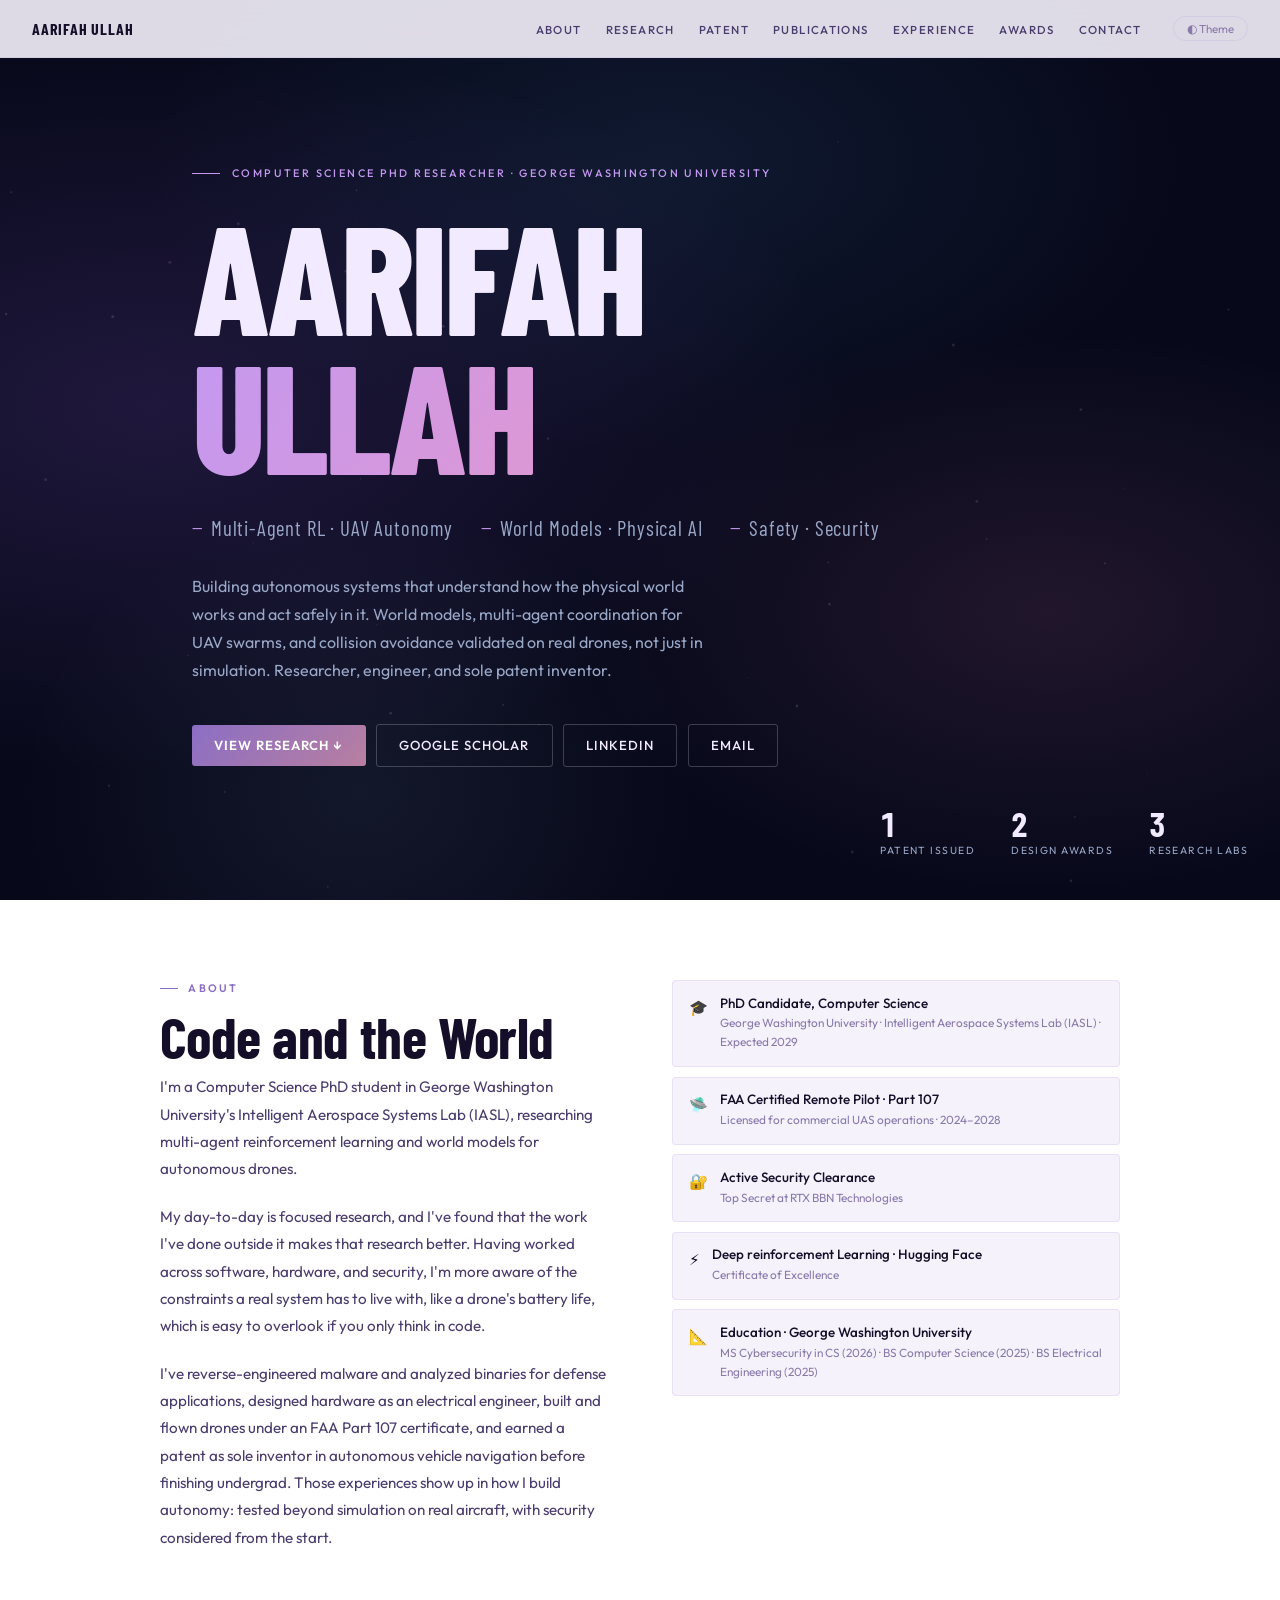
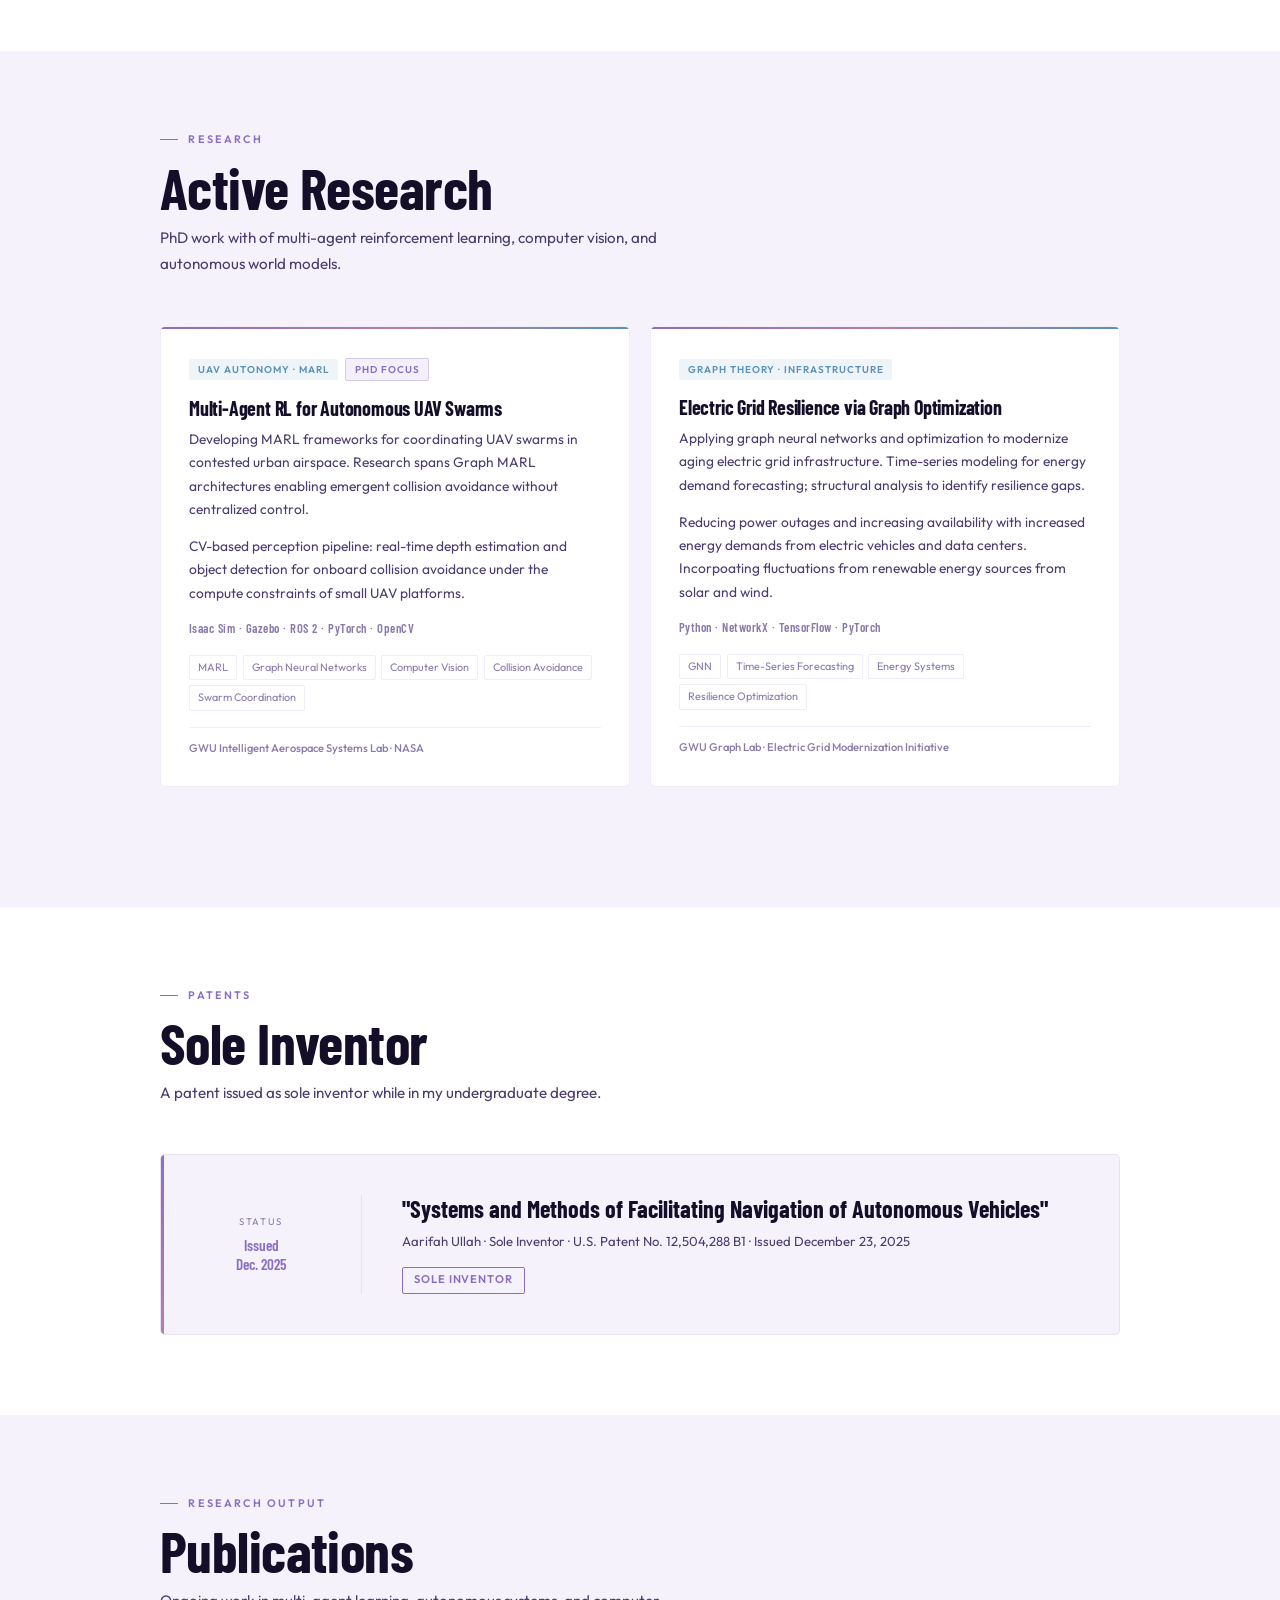
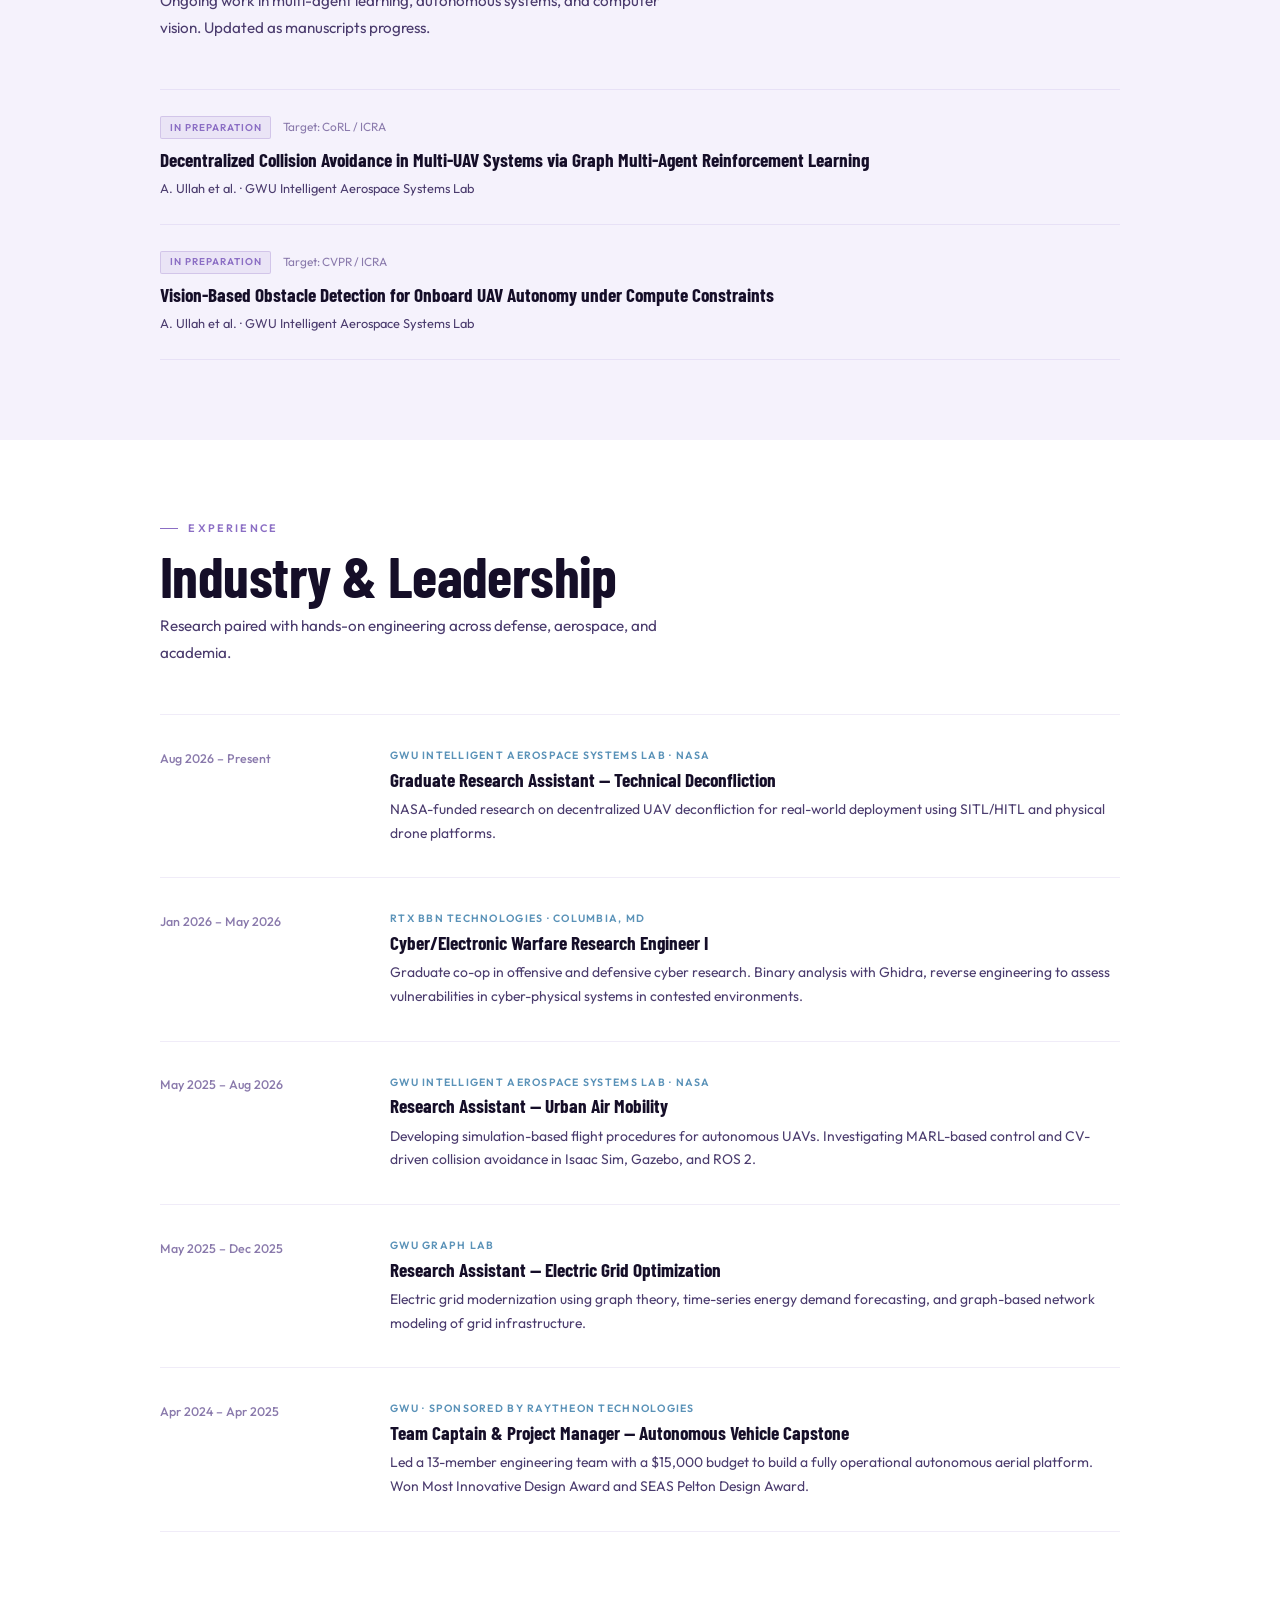
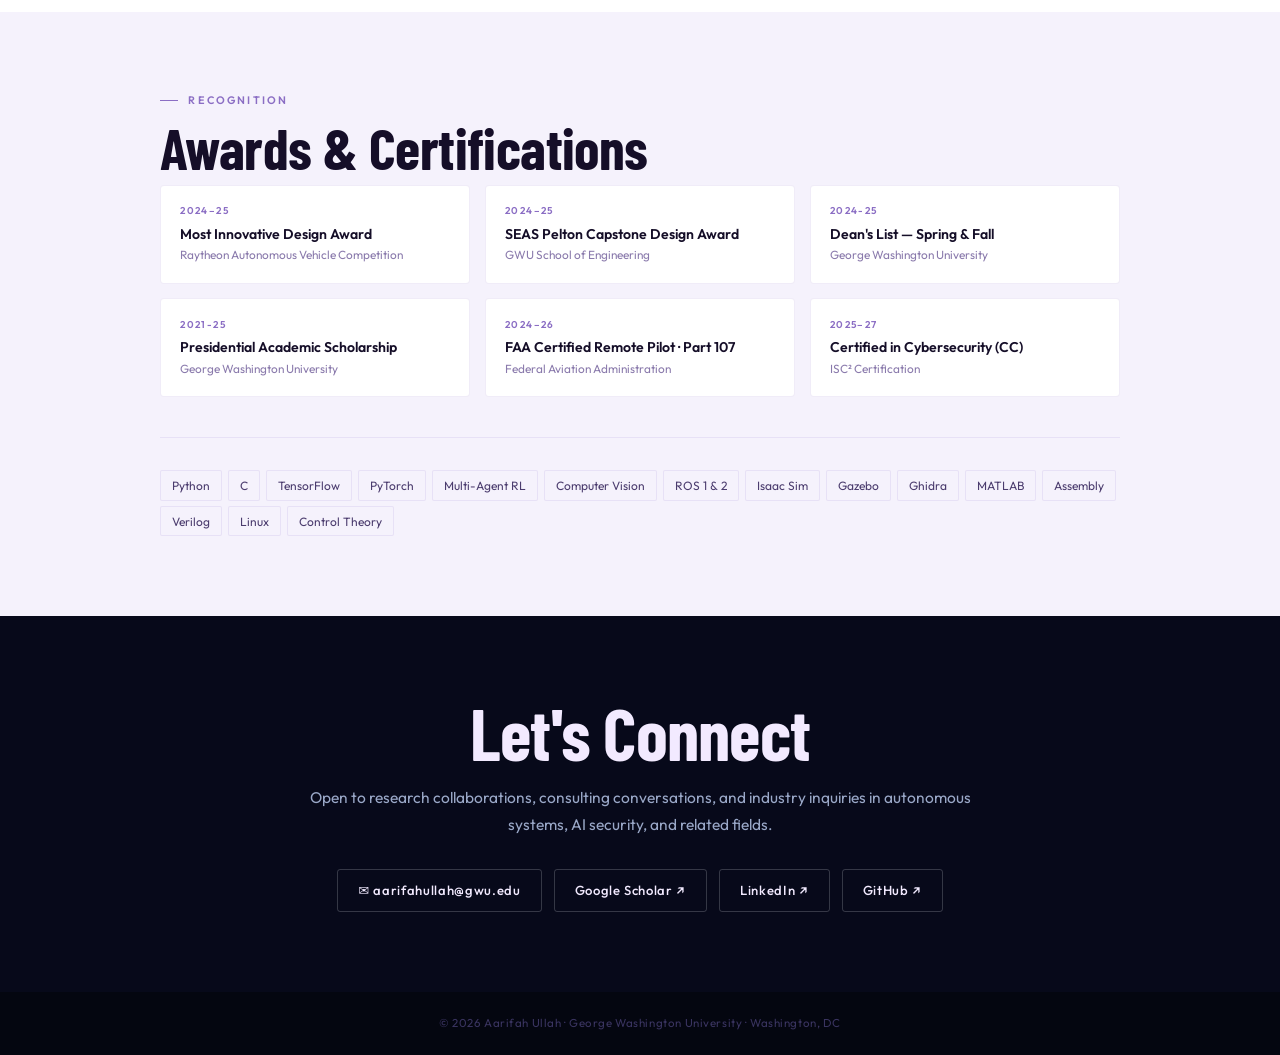
<file: index.html>
<!DOCTYPE html>
<html lang="en">
<head>
<meta charset="UTF-8">
<meta name="viewport" content="width=device-width, initial-scale=1.0">
<title>Aarifah Ullah</title>
<link rel="preconnect" href="https://fonts.googleapis.com">
<link rel="preconnect" href="https://fonts.gstatic.com" crossorigin>
<link href="https://fonts.googleapis.com/css2?family=Barlow+Condensed:wght@400;600;700;800&family=Outfit:wght@300;400;500;600&display=swap" rel="stylesheet">
<style>
/* ── HOLOGRAPHIC / PEARLESCENT PALETTE ── */
:root{
  --bg:#F5F2FC;--surface:#FFF;--elevated:#EDE6F8;
  --vi:#8B6EC4;--vi-lt:#A882D8;
  --rose:#B87FA0;--rose-lt:#CE98BC;
  --ice:#5A92B8;--ice-lt:#72A8D2;
  --text:#150E28;--text2:#4B3C6E;--muted:#8A7AAC;
  --border:rgba(139,110,196,.13);--nav-bg:rgba(245,242,252,.9);
  --hero-bg:#07091A;
}
@media(prefers-color-scheme:dark){:root:not([data-theme="light"]){
  --bg:#0C0918;--surface:#16112A;--elevated:#221A3A;
  --vi:#C498F0;--vi-lt:#D8B4FF;
  --rose:#E898C8;--rose-lt:#F0B4DA;
  --ice:#7ABAE0;--ice-lt:#96CEF0;
  --text:#F2EAFF;--text2:#B8A8D8;--muted:#5A4A80;
  --border:rgba(196,152,240,.15);--nav-bg:rgba(12,9,24,.9);
}}
:root[data-theme="dark"]{
  --bg:#0C0918;--surface:#16112A;--elevated:#221A3A;
  --vi:#C498F0;--vi-lt:#D8B4FF;
  --rose:#E898C8;--rose-lt:#F0B4DA;
  --ice:#7ABAE0;--ice-lt:#96CEF0;
  --text:#F2EAFF;--text2:#B8A8D8;--muted:#5A4A80;
  --border:rgba(196,152,240,.15);--nav-bg:rgba(12,9,24,.9);
}

*,*::before,*::after{box-sizing:border-box;margin:0;padding:0}
html{scroll-behavior:smooth}
body{font-family:'Outfit',system-ui,sans-serif;background:var(--bg);color:var(--text);line-height:1.6;font-size:16px;transition:background .3s,color .3s}
a{color:inherit;text-decoration:none}
h1,h2,h3,h4{font-family:'Barlow Condensed',sans-serif;text-wrap:balance;letter-spacing:-.01em}
:focus-visible{outline:2px solid var(--vi);outline-offset:3px}

/* ── NAV ── */
nav{position:fixed;top:0;left:0;right:0;z-index:100;height:58px;background:var(--nav-bg);backdrop-filter:blur(14px);-webkit-backdrop-filter:blur(14px);border-bottom:1px solid var(--border);display:flex;align-items:center;padding:0 2rem;gap:2rem}
.nav-name{font-family:'Barlow Condensed',sans-serif;font-weight:700;font-size:1rem;letter-spacing:.05em;color:var(--text);margin-right:auto}
.nav-links{display:flex;gap:1.5rem;list-style:none;align-items:center}
.nav-links a{font-size:.72rem;font-weight:500;letter-spacing:.12em;text-transform:uppercase;color:var(--text2);transition:color .2s}
.nav-links a:hover{color:var(--vi)}
.theme-btn{background:none;border:1px solid var(--border);border-radius:20px;padding:.28rem .8rem;font-size:.72rem;cursor:pointer;color:var(--muted);font-family:'Outfit',sans-serif;transition:all .2s}
.theme-btn:hover{border-color:var(--vi);color:var(--vi)}

/* ── HERO — always dark ── */
#hero{position:relative;min-height:100vh;background:var(--hero-bg);display:flex;align-items:center;overflow:hidden}
#hero::before,#hero::after{content:'';position:absolute;inset:0;pointer-events:none;z-index:0}
#hero::before{
  background:radial-gradient(ellipse 80% 60% at 12% 45%,rgba(160,100,240,.16) 0%,transparent 68%),
              radial-gradient(ellipse 60% 50% at 82% 68%,rgba(210,110,168,.13) 0%,transparent 62%);
  animation:aur1 9s ease-in-out infinite alternate;
}
#hero::after{
  background:radial-gradient(ellipse 65% 52% at 52% 18%,rgba(80,145,210,.12) 0%,transparent 62%),
              radial-gradient(ellipse 48% 58% at 28% 88%,rgba(170,200,240,.08) 0%,transparent 55%);
  animation:aur2 11s ease-in-out infinite alternate;
}
@keyframes aur1{0%{opacity:.55;transform:scale(1)}100%{opacity:1;transform:scale(1.07) translate(2%,1%)}}
@keyframes aur2{0%{opacity:1;transform:scale(1.04) translate(-1%,-2%)}100%{opacity:.65;transform:scale(.96) translate(1%,2%)}}
#hero-canvas{position:absolute;inset:0;width:100%;height:100%;z-index:1}

.hero-inner{position:relative;z-index:2;max-width:960px;margin:0 auto;padding:7rem 2rem 5rem;width:100%}
.hero-eyebrow{font-size:.68rem;font-weight:500;letter-spacing:.22em;text-transform:uppercase;color:#C498F0;margin-bottom:1.5rem;display:flex;align-items:center;gap:.75rem}
.hero-eyebrow::before{content:'';display:block;width:28px;height:1px;background:#C498F0;flex-shrink:0}
.hero-name{font-size:clamp(4.5rem,12vw,10rem);font-weight:800;line-height:.9;letter-spacing:-.025em;color:#F2EAFF;margin-bottom:1.75rem}
.hero-name-prism{
  display:block;
  background:linear-gradient(120deg,#C498F0 0%,#E898C8 33%,#90C8E8 66%,#C498F0 100%);
  background-size:200% 100%;
  -webkit-background-clip:text;-webkit-text-fill-color:transparent;background-clip:text;
  animation:prism 5s linear infinite;
}
@keyframes prism{0%{background-position:0% 0%}100%{background-position:200% 0%}}
.hero-tags{display:flex;flex-wrap:wrap;gap:.5rem 1.75rem;margin-bottom:1.75rem}
.hero-tag{font-family:'Barlow Condensed',sans-serif;font-size:clamp(1rem,2vw,1.3rem);font-weight:400;color:#9AA8C8;letter-spacing:.04em;display:flex;align-items:center;gap:.5rem}
.hero-tag::before{content:'—';color:#C498F0;font-size:.85em}
.hero-desc{font-size:1rem;color:#9AA8C8;max-width:520px;line-height:1.75;margin-bottom:2.5rem}
.hero-actions{display:flex;flex-wrap:wrap;gap:.65rem;align-items:center}
.btn-prism{display:inline-flex;align-items:center;gap:.5rem;background:linear-gradient(135deg,#8B6EC4,#B87FA0);color:#fff;padding:.62rem 1.4rem;border-radius:3px;font-weight:600;font-size:.82rem;letter-spacing:.07em;text-transform:uppercase;transition:all .2s;border:none;cursor:pointer}
.btn-prism:hover{opacity:.88;transform:translateY(-1px)}
.btn-ghost{display:inline-flex;align-items:center;border:1px solid rgba(235,240,245,.22);color:#F2EAFF;padding:.62rem 1.4rem;border-radius:3px;font-weight:500;font-size:.82rem;letter-spacing:.07em;text-transform:uppercase;transition:all .2s}
.btn-ghost:hover{border-color:#C498F0;color:#C498F0}
.hero-stats{position:absolute;bottom:2.5rem;right:2rem;display:flex;gap:2.25rem}
.hstat-n{font-family:'Barlow Condensed',sans-serif;font-size:2.1rem;font-weight:700;color:#F2EAFF;line-height:1;font-variant-numeric:tabular-nums}
.hstat-l{font-size:.65rem;letter-spacing:.14em;text-transform:uppercase;color:#9AA8C8;margin-top:.2rem}

/* ── SECTIONS ── */
.sec{padding:5rem 2rem}.sec.alt{background:var(--surface)}
.wrap{max-width:960px;margin:0 auto}
.eyebrow{font-size:.68rem;font-weight:600;letter-spacing:.2em;text-transform:uppercase;color:var(--vi);margin-bottom:.65rem;display:flex;align-items:center;gap:.65rem}
.eyebrow::before{content:'';width:18px;height:1px;background:var(--vi);flex-shrink:0}
.sec-title{font-size:clamp(2rem,4.5vw,3.6rem);font-weight:700;color:var(--text);line-height:1.0;margin-bottom:.5rem}
.sec-sub{font-size:.95rem;color:var(--text2);max-width:500px;line-height:1.75;margin-bottom:3rem}

/* ── ABOUT ── */
.about-grid{display:grid;grid-template-columns:1fr 1fr;gap:4rem;align-items:start}
.about-body{font-size:.95rem;color:var(--text2);line-height:1.8;margin-bottom:1.25rem}
.creds{display:flex;flex-direction:column;gap:.6rem}
.cred{display:flex;align-items:flex-start;gap:.75rem;padding:.85rem 1rem;background:var(--bg);border:1px solid var(--border);border-radius:4px;transition:border-color .2s}
.cred:hover{border-color:var(--vi)}
.cred-icon{font-size:.95rem;flex-shrink:0;margin-top:.1rem}
.cred-main{font-size:.84rem;font-weight:500;color:var(--text);line-height:1.3}
.cred-sub{font-size:.74rem;color:var(--muted);margin-top:.15rem}

/* ── RESEARCH ── */
.r-grid{display:grid;grid-template-columns:1fr 1fr;gap:1.25rem;margin-bottom:2.5rem}
.r-card{background:var(--surface);border:1px solid var(--border);border-radius:5px;padding:1.75rem;position:relative;overflow:hidden;transition:border-color .2s,transform .2s}
.r-card:hover{border-color:var(--vi-lt);transform:translateY(-2px)}
.r-card::before{content:'';position:absolute;top:0;left:0;right:0;height:2px;background:linear-gradient(90deg,var(--vi),var(--rose),var(--ice))}
.r-tag{display:inline-block;font-size:.62rem;font-weight:600;letter-spacing:.1em;text-transform:uppercase;color:var(--ice);background:rgba(90,146,184,.1);padding:.18rem .55rem;border-radius:2px;margin-bottom:.9rem}
.r-phd-badge{display:inline-block;font-size:.62rem;font-weight:600;letter-spacing:.1em;text-transform:uppercase;color:var(--vi);background:rgba(139,110,196,.1);border:1px solid rgba(139,110,196,.3);padding:.18rem .55rem;border-radius:2px;margin-bottom:.9rem;margin-left:.4rem}
.r-card h3{font-size:1.25rem;font-weight:700;color:var(--text);margin-bottom:.5rem;line-height:1.2}
.r-card p{font-size:.86rem;color:var(--text2);line-height:1.7;margin-bottom:.85rem}
.r-tools{font-size:.78rem;color:var(--muted);margin-bottom:1rem;font-family:'Barlow Condensed',sans-serif;font-weight:600;letter-spacing:.04em}
.r-kws{display:flex;flex-wrap:wrap;gap:.35rem;margin-bottom:1rem}
.kw{font-size:.68rem;color:var(--muted);border:1px solid var(--border);padding:.18rem .5rem;border-radius:2px}
.r-funding{font-size:.7rem;font-weight:500;color:var(--muted);padding-top:.75rem;border-top:1px solid var(--border)}

/* ── PATENT ── */
.patent-wrap{padding:2.5rem;background:var(--bg);border:1px solid var(--border);border-radius:5px;display:grid;grid-template-columns:120px 1px 1fr;gap:2.5rem;align-items:center;position:relative;overflow:hidden}
.patent-wrap::after{content:'';position:absolute;left:0;top:0;bottom:0;width:3px;background:linear-gradient(180deg,var(--vi),var(--rose))}
.patent-meta-col{text-align:center}
.patent-status-label{font-size:.6rem;letter-spacing:.18em;text-transform:uppercase;color:var(--muted);margin-bottom:.4rem}
.patent-status{font-family:'Barlow Condensed',sans-serif;font-size:.95rem;font-weight:600;color:var(--vi);line-height:1.3}
.patent-div{width:1px;background:var(--border);align-self:stretch}
.patent-title-text{font-family:'Barlow Condensed',sans-serif;font-size:1.5rem;font-weight:700;color:var(--text);margin-bottom:.4rem;line-height:1.2}
.patent-inv{font-size:.82rem;color:var(--text2);margin-bottom:.85rem}
.patent-badge{display:inline-flex;align-items:center;gap:.4rem;font-size:.7rem;font-weight:600;letter-spacing:.08em;text-transform:uppercase;color:var(--vi);border:1px solid var(--vi);padding:.22rem .7rem;border-radius:2px}

/* ── PUBLICATIONS ── */
.pub-list{display:flex;flex-direction:column;border-top:1px solid var(--border)}
.pub-item{padding:1.6rem 0;border-bottom:1px solid var(--border)}
.pub-meta{display:flex;align-items:center;gap:.75rem;margin-bottom:.55rem;flex-wrap:wrap}
.pub-badge{font-size:.62rem;font-weight:600;letter-spacing:.1em;text-transform:uppercase;padding:.18rem .55rem;border-radius:2px}
.pub-badge.prep{color:var(--vi);background:rgba(139,110,196,.1);border:1px solid rgba(139,110,196,.25)}
.pub-badge.review{color:var(--rose);background:rgba(184,127,160,.1);border:1px solid rgba(184,127,160,.25)}
.pub-venue{font-size:.74rem;color:var(--muted)}
.pub-title{font-family:'Barlow Condensed',sans-serif;font-size:1.2rem;font-weight:700;color:var(--text);margin-bottom:.35rem;line-height:1.25}
.pub-authors{font-size:.8rem;color:var(--text2)}

/* ── EXPERIENCE ── */
.exp-list{display:flex;flex-direction:column;border-top:1px solid var(--border)}
.exp-item{display:grid;grid-template-columns:190px 1fr;gap:2.5rem;padding:2rem 0;border-bottom:1px solid var(--border)}
.exp-date{font-size:.78rem;font-weight:500;color:var(--muted);padding-top:.1rem}
.exp-org{font-size:.66rem;font-weight:600;letter-spacing:.12em;text-transform:uppercase;color:var(--ice);margin-bottom:.3rem}
.exp-role{font-family:'Barlow Condensed',sans-serif;font-size:1.2rem;font-weight:700;color:var(--text);margin-bottom:.45rem;line-height:1.15}
.exp-desc{font-size:.87rem;color:var(--text2);line-height:1.7}

/* ── AWARDS ── */
.awards-grid{display:grid;grid-template-columns:repeat(3,1fr);gap:.9rem;margin-bottom:2.5rem}
.award{padding:1.1rem 1.2rem;border:1px solid var(--border);border-radius:4px;background:var(--surface);transition:border-color .2s}
.award:hover{border-color:var(--vi)}
.award-yr{font-size:.62rem;font-weight:600;letter-spacing:.14em;text-transform:uppercase;color:var(--vi);margin-bottom:.35rem}
.award-name{font-size:.88rem;font-weight:600;color:var(--text);line-height:1.3}
.award-org{font-size:.74rem;color:var(--muted);margin-top:.2rem}
.skill-row{display:flex;flex-wrap:wrap;gap:.35rem;padding-top:2rem;border-top:1px solid var(--border)}
.chip{font-size:.75rem;padding:.28rem .7rem;border:1px solid var(--border);border-radius:2px;color:var(--text2);background:var(--bg)}

/* ── CONTACT ── */
#contact{background:#07091A;padding:5rem 2rem}
.contact-inner{max-width:700px;margin:0 auto;text-align:center}
.contact-title{font-family:'Barlow Condensed',sans-serif;font-size:clamp(2rem,6vw,4.5rem);font-weight:700;color:#F2EAFF;line-height:1.0;margin-bottom:1rem}
.contact-sub{color:#9AA8C8;font-size:.97rem;margin-bottom:2rem;line-height:1.7}
.contact-links{display:flex;justify-content:center;flex-wrap:wrap;gap:.75rem}
.contact-link{display:inline-flex;align-items:center;gap:.5rem;color:#F2EAFF;border:1px solid rgba(235,240,245,.2);padding:.62rem 1.25rem;border-radius:3px;font-size:.82rem;font-weight:500;letter-spacing:.05em;transition:all .2s}
.contact-link:hover{border-color:#C498F0;color:#C498F0}
footer{background:#040610;padding:1.4rem 2rem;text-align:center;font-size:.72rem;color:#3A3460;letter-spacing:.05em}

@media(max-width:700px){
  .about-grid,.r-grid{grid-template-columns:1fr;gap:2rem}
  .exp-item{grid-template-columns:1fr;gap:.4rem}
  .awards-grid{grid-template-columns:1fr 1fr}
  .patent-wrap{grid-template-columns:1fr;gap:1.25rem}
  .patent-div{display:none}
  .patent-wrap::after{top:0;left:0;right:0;bottom:auto;width:100%;height:3px}
  .hero-stats{position:static;margin-top:3rem;gap:2rem}
  .nav-links{display:none}
}
@media(prefers-reduced-motion:reduce){*,*::before,*::after{animation:none!important;transition:none!important}}
</style>
</head>
<body>

<nav>
  <a href="#" class="nav-name">AARIFAH ULLAH</a>
  <ul class="nav-links">
    <li><a href="#about">About</a></li>
    <li><a href="#research">Research</a></li>
    <li><a href="#patent">Patent</a></li>
    <li><a href="#publications">Publications</a></li>
    <li><a href="#experience">Experience</a></li>
    <li><a href="#awards">Awards</a></li>
    <li><a href="#contact">Contact</a></li>
  </ul>
  <button class="theme-btn" onclick="toggleTheme()">◐ Theme</button>
</nav>

<section id="hero">
  <canvas id="hero-canvas" aria-hidden="true"></canvas>
  <div class="hero-inner">
    <div class="hero-eyebrow">Computer Science PhD Researcher · George Washington University</div>
    <h1 class="hero-name">
      AARIFAH<br>
      <span class="hero-name-prism">ULLAH</span>
    </h1>
    <div class="hero-tags">
      <span class="hero-tag">Multi-Agent RL · UAV Autonomy</span>
      <span class="hero-tag">World Models · Physical AI</span>
      <span class="hero-tag">Safety · Security</span>
    </div>
    <p class="hero-desc">Building autonomous systems that understand how the physical world works and act safely in it. World models, multi-agent coordination for UAV swarms, and collision avoidance validated on real drones, not just in simulation. Researcher, engineer, and sole patent inventor.</p>
    <div class="hero-actions">
      <a href="#research" class="btn-prism">View Research ↓</a>
      <a href="https://scholar.google.com/citations?user=-QAWJB4AAAAJ&amp;hl=en" class="btn-ghost" target="_blank" rel="noopener">Google Scholar</a>
      <a href="https://linkedin.com/in/aarifah-ullah" class="btn-ghost" target="_blank" rel="noopener">LinkedIn</a>
      <a href="mailto:aarifahullah@gwu.edu" class="btn-ghost">Email</a>
    </div>
  </div>
  <div class="hero-stats">
    <div><div class="hstat-n">1</div><div class="hstat-l">Patent Issued</div></div>
    <div><div class="hstat-n">2</div><div class="hstat-l">Design Awards</div></div>
    <div><div class="hstat-n">3</div><div class="hstat-l">Research Labs</div></div>
  </div>
</section>

<!-- ABOUT -->
<section class="sec alt" id="about"><div class="wrap"><div class="about-grid">
  <div>
    <div class="eyebrow">About</div>
    <h2 class="sec-title">Code and the World</h2>
    <p class="about-body">I'm a Computer Science PhD student in George Washington University's Intelligent Aerospace Systems Lab (IASL), researching multi-agent reinforcement learning and world models for autonomous drones.</p>
    <p class="about-body">My day-to-day is focused research, and I've found that the work I've done outside it makes that research better. Having worked across software, hardware, and security, I'm more aware of the constraints a real system has to live with, like a drone's battery life, which is easy to overlook if you only think in code.</p>
    <p class="about-body">I've reverse-engineered malware and analyzed binaries for defense applications, designed hardware as an electrical engineer, built and flown drones under an FAA Part 107 certificate, and earned a patent as sole inventor in autonomous vehicle navigation before finishing undergrad. Those experiences show up in how I build autonomy: tested beyond simulation on real aircraft, with security considered from the start.</p>
  </div>
  <div class="creds">
    <div class="cred"><span class="cred-icon">🎓</span><div><div class="cred-main">PhD Candidate, Computer Science</div><div class="cred-sub">George Washington University · Intelligent Aerospace Systems Lab (IASL) · Expected 2029</div></div></div>
    <div class="cred"><span class="cred-icon">🛸</span><div><div class="cred-main">FAA Certified Remote Pilot · Part 107</div><div class="cred-sub">Licensed for commercial UAS operations · 2024–2028</div></div></div>
    <div class="cred"><span class="cred-icon">🔐</span><div><div class="cred-main">Active Security Clearance</div><div class="cred-sub">Top Secret at RTX BBN Technologies</div></div></div>
    <div class="cred"><span class="cred-icon">⚡</span><div><div class="cred-main">Deep reinforcement Learning · Hugging Face</div><div class="cred-sub">Certificate of Excellence</div></div></div>
    <div class="cred"><span class="cred-icon">📐</span><div><div class="cred-main">Education · George Washington University</div><div class="cred-sub">MS Cybersecurity in CS (2026) · BS Computer Science (2025) · BS Electrical Engineering (2025)</div></div></div>
  </div>
</div></div></section>

<!-- RESEARCH -->
<section class="sec" id="research"><div class="wrap">
  <div class="eyebrow">Research</div>
  <h2 class="sec-title">Active Research</h2>
  <p class="sec-sub">PhD work with of multi-agent reinforcement learning, computer vision, and autonomous world models.</p>
  <div class="r-grid">
    <div class="r-card">
      <span class="r-tag">UAV Autonomy · MARL</span><span class="r-phd-badge">PhD Focus</span>
      <h3>Multi-Agent RL for Autonomous UAV Swarms</h3>
      <p>Developing MARL frameworks for coordinating UAV swarms in contested urban airspace. Research spans Graph MARL architectures enabling emergent collision avoidance without centralized control.</p>
      <p>CV-based perception pipeline: real-time depth estimation and object detection for onboard collision avoidance under the compute constraints of small UAV platforms.</p>
      <div class="r-tools">Isaac Sim · Gazebo · ROS 2 · PyTorch · OpenCV</div>
      <div class="r-kws"><span class="kw">MARL</span><span class="kw">Graph Neural Networks</span><span class="kw">Computer Vision</span><span class="kw">Collision Avoidance</span><span class="kw">Swarm Coordination</span></div>
      <div class="r-funding">GWU Intelligent Aerospace Systems Lab · NASA</div>
    </div>
    <div class="r-card">
      <span class="r-tag">Graph Theory · Infrastructure</span>
      <h3>Electric Grid Resilience via Graph Optimization</h3>
      <p>Applying graph neural networks and optimization to modernize aging electric grid infrastructure. Time-series modeling for energy demand forecasting; structural analysis to identify resilience gaps.</p>
      <p>Reducing power outages and increasing availability with increased energy demands from electric vehicles and data centers. Incorpoating fluctuations from renewable energy sources from solar and wind.</p>
      <div class="r-tools">Python · NetworkX · TensorFlow · PyTorch</div>
      <div class="r-kws"><span class="kw">GNN</span><span class="kw">Time-Series Forecasting</span><span class="kw">Energy Systems</span><span class="kw">Resilience Optimization</span></div>
      <div class="r-funding">GWU Graph Lab · Electric Grid Modernization Initiative</div>
    </div>
  </div>
</div></section>

<!-- PATENT -->
<section class="sec alt" id="patent"><div class="wrap">
  <div class="eyebrow">Patents</div>
  <h2 class="sec-title">Sole Inventor</h2>
  <p class="sec-sub">A patent issued as sole inventor while in my undergraduate degree.</p>
  <div class="patent-wrap">
    <div class="patent-meta-col"><div class="patent-status-label">Status</div><div class="patent-status">Issued<br>Dec. 2025</div></div>
    <div class="patent-div"></div>
    <div>
      <div class="patent-title-text">"Systems and Methods of Facilitating Navigation of Autonomous Vehicles"</div>
      <div class="patent-inv">Aarifah Ullah · Sole Inventor · <a href="https://patents.google.com/patent/US12504288B1" target="_blank" rel="noopener">U.S. Patent No. 12,504,288 B1</a> · Issued December 23, 2025</div>
      <span class="patent-badge">Sole Inventor</span>
    </div>
  </div>
</div></section>

<!-- PUBLICATIONS -->
<section class="sec" id="publications"><div class="wrap">
  <div class="eyebrow">Research Output</div>
  <h2 class="sec-title">Publications</h2>
  <p class="sec-sub">Ongoing work in multi-agent learning, autonomous systems, and computer vision. Updated as manuscripts progress.</p>
  <div class="pub-list">
    <div class="pub-item">
      <div class="pub-meta">
        <span class="pub-badge prep">In Preparation</span>
        <span class="pub-venue">Target: CoRL / ICRA</span>
      </div>
      <div class="pub-title">Decentralized Collision Avoidance in Multi-UAV Systems via Graph Multi-Agent Reinforcement Learning</div>
      <div class="pub-authors">A. Ullah et al. · GWU Intelligent Aerospace Systems Lab</div>
    </div>
    <div class="pub-item">
      <div class="pub-meta">
        <span class="pub-badge prep">In Preparation</span>
        <span class="pub-venue">Target: CVPR / ICRA</span>
      </div>
      <div class="pub-title">Vision-Based Obstacle Detection for Onboard UAV Autonomy under Compute Constraints</div>
      <div class="pub-authors">A. Ullah et al. · GWU Intelligent Aerospace Systems Lab</div>
    </div>
  </div>
</div></section>

<!-- EXPERIENCE -->
<section class="sec alt" id="experience"><div class="wrap">
  <div class="eyebrow">Experience</div>
  <h2 class="sec-title">Industry &amp; Leadership</h2>
  <p class="sec-sub">Research paired with hands-on engineering across defense, aerospace, and academia.</p>
  <div class="exp-list">
    <div class="exp-item">
      <div class="exp-date">Aug 2026 – Present</div>
      <div>
        <div class="exp-org">GWU Intelligent Aerospace Systems Lab · NASA</div>
        <div class="exp-role">Graduate Research Assistant — Technical Deconfliction</div>
        <div class="exp-desc">NASA-funded research on decentralized UAV deconfliction for real-world deployment using SITL/HITL and physical drone platforms.</div>
      </div>
    </div>
    <div class="exp-item">
      <div class="exp-date">Jan 2026 – May 2026</div>
      <div>
        <div class="exp-org">RTX BBN Technologies · Columbia, MD</div>
        <div class="exp-role">Cyber/Electronic Warfare Research Engineer I</div>
        <div class="exp-desc">Graduate co-op in offensive and defensive cyber research. Binary analysis with Ghidra, reverse engineering to assess vulnerabilities in cyber-physical systems in contested environments.</div>
      </div>
    </div>
    <div class="exp-item">
      <div class="exp-date">May 2025 – Aug 2026</div>
      <div>
        <div class="exp-org">GWU Intelligent Aerospace Systems Lab · NASA</div>
        <div class="exp-role">Research Assistant — Urban Air Mobility</div>
        <div class="exp-desc">Developing simulation-based flight procedures for autonomous UAVs. Investigating MARL-based control and CV-driven collision avoidance in Isaac Sim, Gazebo, and ROS 2.</div>
      </div>
    </div>
    <div class="exp-item">
      <div class="exp-date">May 2025 – Dec 2025</div>
      <div>
        <div class="exp-org">GWU Graph Lab</div>
        <div class="exp-role">Research Assistant — Electric Grid Optimization</div>
        <div class="exp-desc">Electric grid modernization using graph theory, time-series energy demand forecasting, and graph-based network modeling of grid infrastructure.</div>
      </div>
    </div>
    <div class="exp-item">
      <div class="exp-date">Apr 2024 – Apr 2025</div>
      <div>
        <div class="exp-org">GWU · Sponsored by Raytheon Technologies</div>
        <div class="exp-role">Team Captain &amp; Project Manager — Autonomous Vehicle Capstone</div>
        <div class="exp-desc">Led a 13-member engineering team with a $15,000 budget to build a fully operational autonomous aerial platform. Won Most Innovative Design Award and SEAS Pelton Design Award.</div>
      </div>
    </div>
  </div>
</div></section>

<!-- AWARDS -->
<section class="sec" id="awards"><div class="wrap">
  <div class="eyebrow">Recognition</div>
  <h2 class="sec-title">Awards &amp; Certifications</h2>
  <div class="awards-grid">
    <div class="award"><div class="award-yr">2024–25</div><div class="award-name">Most Innovative Design Award</div><div class="award-org">Raytheon Autonomous Vehicle Competition</div></div>
    <div class="award"><div class="award-yr">2024–25</div><div class="award-name">SEAS Pelton Capstone Design Award</div><div class="award-org">GWU School of Engineering</div></div>
    <div class="award"><div class="award-yr">2024-25</div><div class="award-name">Dean's List — Spring &amp; Fall</div><div class="award-org">George Washington University</div></div>
    <div class="award"><div class="award-yr">2021-25</div><div class="award-name">Presidential Academic Scholarship</div><div class="award-org">George Washington University</div></div>
    <div class="award"><div class="award-yr">2024–26</div><div class="award-name">FAA Certified Remote Pilot · Part 107</div><div class="award-org">Federal Aviation Administration</div></div>
    <div class="award"><div class="award-yr">2025–27</div><div class="award-name">Certified in Cybersecurity (CC)</div><div class="award-org">ISC² Certification</div></div>
  </div>
  <div class="skill-row">
    <span class="chip">Python</span><span class="chip">C</span><span class="chip">TensorFlow</span><span class="chip">PyTorch</span><span class="chip">Multi-Agent RL</span><span class="chip">Computer Vision</span><span class="chip">ROS 1 &amp; 2</span><span class="chip">Isaac Sim</span><span class="chip">Gazebo</span><span class="chip">Ghidra</span><span class="chip">MATLAB</span><span class="chip">Assembly</span><span class="chip">Verilog</span><span class="chip">Linux</span><span class="chip">Control Theory</span>
  </div>
</div></section>

<!-- CONTACT -->
<section id="contact"><div class="contact-inner">
  <h2 class="contact-title">Let's Connect</h2>
  <p class="contact-sub">Open to research collaborations, consulting conversations, and industry inquiries in autonomous systems, AI security, and related fields.</p>
  <div class="contact-links">
    <a href="mailto:aarifahullah@gwu.edu" class="contact-link">✉ aarifahullah@gwu.edu</a>
    <a href="https://scholar.google.com/citations?user=-QAWJB4AAAAJ&amp;hl=en" class="contact-link" target="_blank" rel="noopener">Google Scholar ↗</a>
    <a href="https://linkedin.com/in/aarifah-ullah" class="contact-link" target="_blank" rel="noopener">LinkedIn ↗</a>
    <a href="https://github.com/AarifahUllah" class="contact-link" target="_blank" rel="noopener">GitHub ↗</a>
  </div>
</div></section>
<footer>© 2026 Aarifah Ullah · George Washington University · Washington, DC</footer>

<script>
/* ── Theme ── */
(function(){try{const s=localStorage.getItem('au-theme');if(s)document.documentElement.setAttribute('data-theme',s)}catch(e){}})();
function toggleTheme(){const r=document.documentElement,c=r.getAttribute('data-theme'),sys=window.matchMedia('(prefers-color-scheme:dark)').matches?'dark':'light',next=!c?(sys==='dark'?'light':'dark'):c==='dark'?'light':null;next?r.setAttribute('data-theme',next):r.removeAttribute('data-theme');try{localStorage.setItem('au-theme',next||'')}catch(e){}}

/* ── Canvas: pearlescent nodes + lazy paper airplane ── */
(function(){
  const canvas=document.getElementById('hero-canvas');
  if(!canvas)return;
  const ctx=canvas.getContext('2d');
  let W,H,frame=0,nodes=[];

  const NC=[
    a=>`rgba(196,152,240,${a})`,
    a=>`rgba(232,152,200,${a})`,
    a=>`rgba(122,186,224,${a})`,
    a=>`rgba(210,180,245,${a})`,
    a=>`rgba(170,215,240,${a})`,
  ];

  function initNodes(){
    nodes=Array.from({length:44},(_,i)=>({
      x:Math.random()*W,y:Math.random()*H,
      vx:(Math.random()-.5)*.2,vy:(Math.random()-.5)*.2,
      r:Math.random()*1.1+.45,col:NC[i%NC.length]
    }));
  }

  function drawNodes(){
    for(let i=0;i<nodes.length;i++)for(let j=i+1;j<nodes.length;j++){
      const dx=nodes[i].x-nodes[j].x,dy=nodes[i].y-nodes[j].y,d=Math.sqrt(dx*dx+dy*dy);
      if(d<115){ctx.strokeStyle=`rgba(196,152,240,${(1-d/115)*.11})`;ctx.lineWidth=.5;ctx.beginPath();ctx.moveTo(nodes[i].x,nodes[i].y);ctx.lineTo(nodes[j].x,nodes[j].y);ctx.stroke();}
    }
    nodes.forEach(n=>{
      ctx.fillStyle=n.col(.3);ctx.beginPath();ctx.arc(n.x,n.y,n.r,0,Math.PI*2);ctx.fill();
      n.x+=n.vx;n.y+=n.vy;
      if(n.x<0||n.x>W)n.vx*=-1;if(n.y<0||n.y>H)n.vy*=-1;
    });
  }

  const pl={state:'wait',timer:80,x:-130,baseY:0,vx:0,alpha:0};
  function resetPlane(){pl.x=-130;pl.baseY=H*(0.22+Math.random()*.22);pl.vx=1.2+Math.random()*.35;pl.alpha=0;pl.state='fly';}
  function updatePlane(){
    if(pl.state==='wait'){if(--pl.timer<=0)resetPlane();return;}
    pl.alpha=Math.min(1,pl.alpha+.022);pl.x+=pl.vx;
    if(pl.x>W+130){pl.state='wait';pl.timer=220;}
  }

  function drawPaperPlane(){
    if(pl.state==='wait')return;
    const py=pl.baseY+Math.sin(frame*.022)*8,ang=-0.032+Math.sin(frame*.022+1.57)*.022,L=80,M=11;
    ctx.save();ctx.globalAlpha=pl.alpha;ctx.translate(pl.x,py);ctx.rotate(ang);
    const wg=ctx.createLinearGradient(0,M,L,M+22);
    wg.addColorStop(0,'rgba(172,195,212,.92)');wg.addColorStop(1,'rgba(112,138,160,.87)');
    ctx.fillStyle=wg;ctx.beginPath();
    ctx.moveTo(0,M);ctx.lineTo(35,M-9);ctx.lineTo(80,M+1);ctx.lineTo(80,M+5);ctx.lineTo(58,M+22);ctx.lineTo(12,M+9);
    ctx.closePath();ctx.fill();
    const fg=ctx.createLinearGradient(0,M-9,L,M+1);
    fg.addColorStop(0,'rgba(228,238,248,.97)');fg.addColorStop(1,'rgba(176,198,218,.93)');
    ctx.fillStyle=fg;ctx.beginPath();
    ctx.moveTo(0,M);ctx.lineTo(35,M-9);ctx.lineTo(80,M+1);ctx.lineTo(44,M+1);ctx.lineTo(8,M+2);
    ctx.closePath();ctx.fill();
    ctx.strokeStyle='rgba(255,255,255,.72)';ctx.lineWidth=1.1;ctx.lineCap='round';
    ctx.beginPath();ctx.moveTo(1,M);ctx.lineTo(35,M-9);ctx.stroke();
    ctx.strokeStyle='rgba(80,108,132,.28)';ctx.lineWidth=.55;
    ctx.beginPath();ctx.moveTo(7,M+1.5);ctx.lineTo(80,M+1);ctx.stroke();
    ctx.restore();
  }

  function tick(){
    ctx.clearRect(0,0,W,H);
    ctx.save();ctx.globalAlpha=.52;drawNodes();ctx.restore();
    updatePlane();drawPaperPlane();
    frame++;requestAnimationFrame(tick);
  }

  function resize(){
    W=canvas.offsetWidth;H=canvas.offsetHeight;
    canvas.width=W*devicePixelRatio;canvas.height=H*devicePixelRatio;
    ctx.scale(devicePixelRatio,devicePixelRatio);
  }
  window.addEventListener('resize',()=>{resize();initNodes();});
  resize();initNodes();tick();
})();
</script>
</body>
</html>
</file>
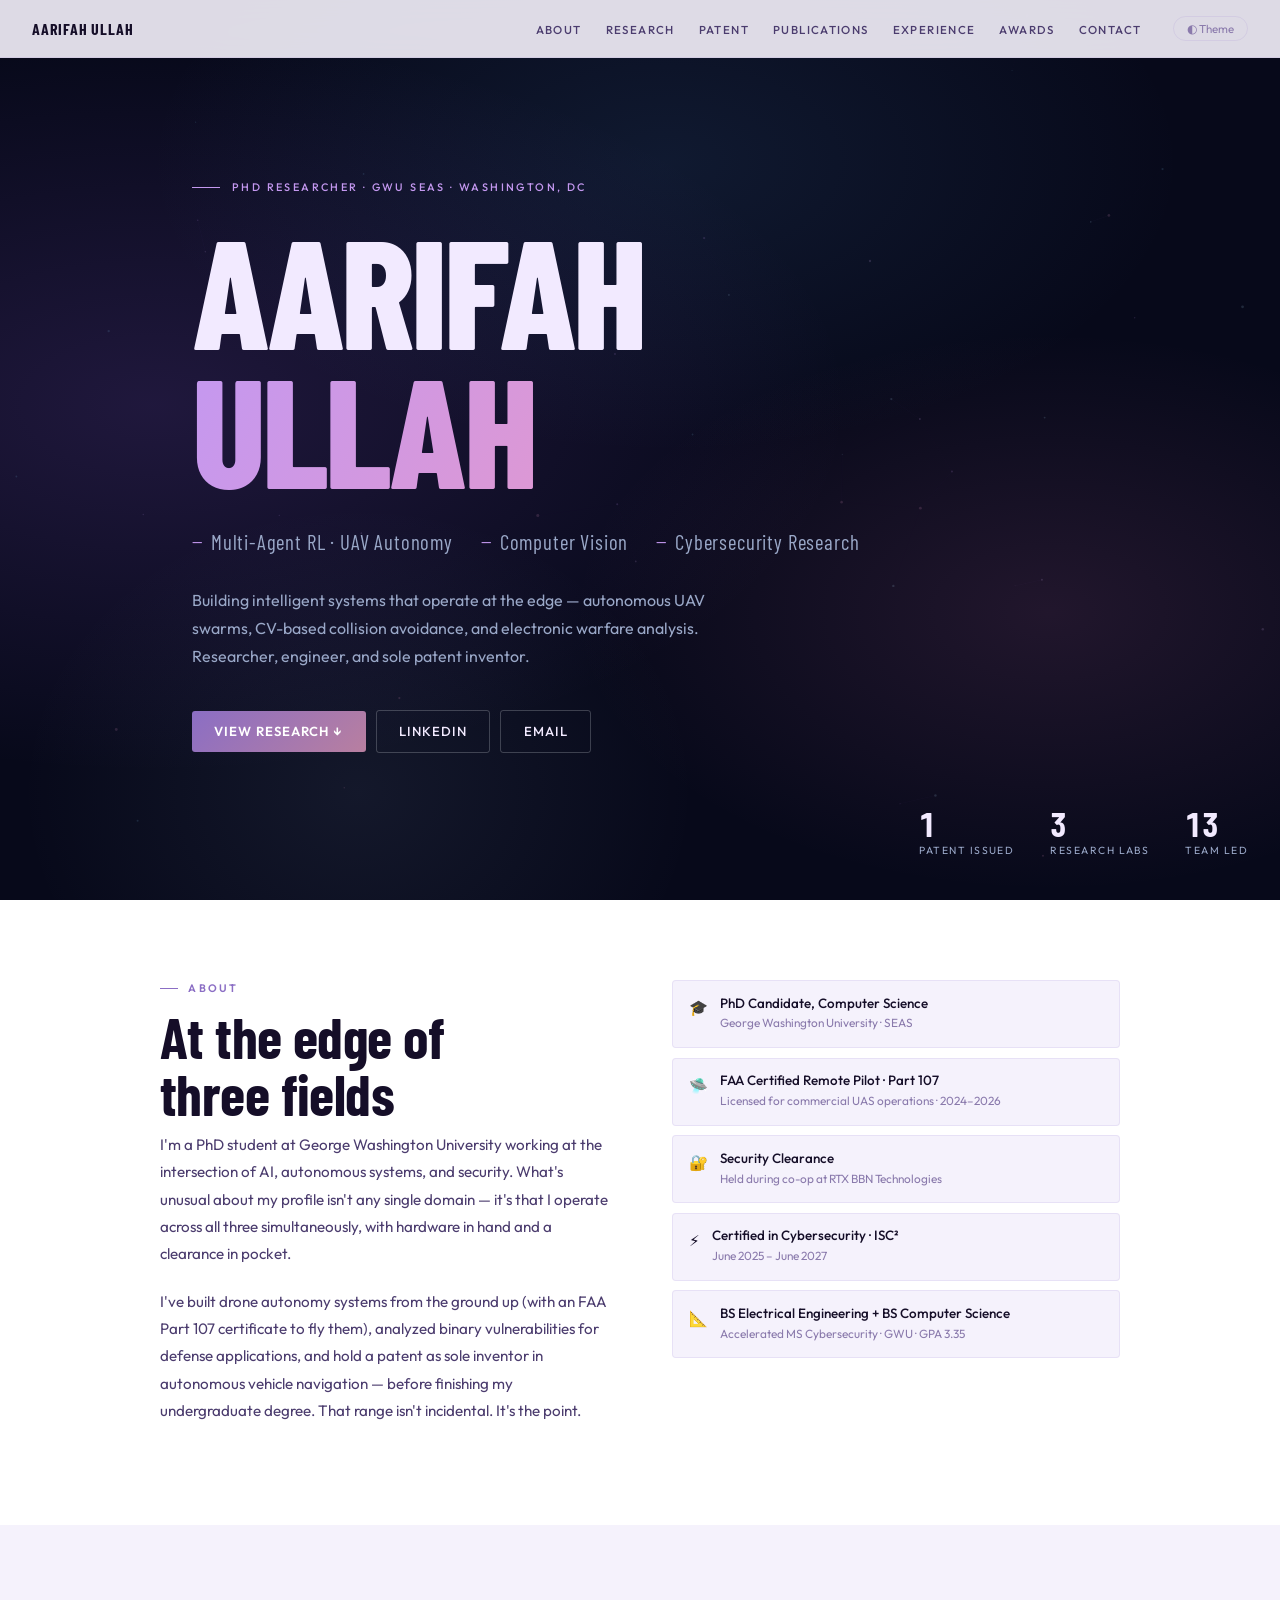
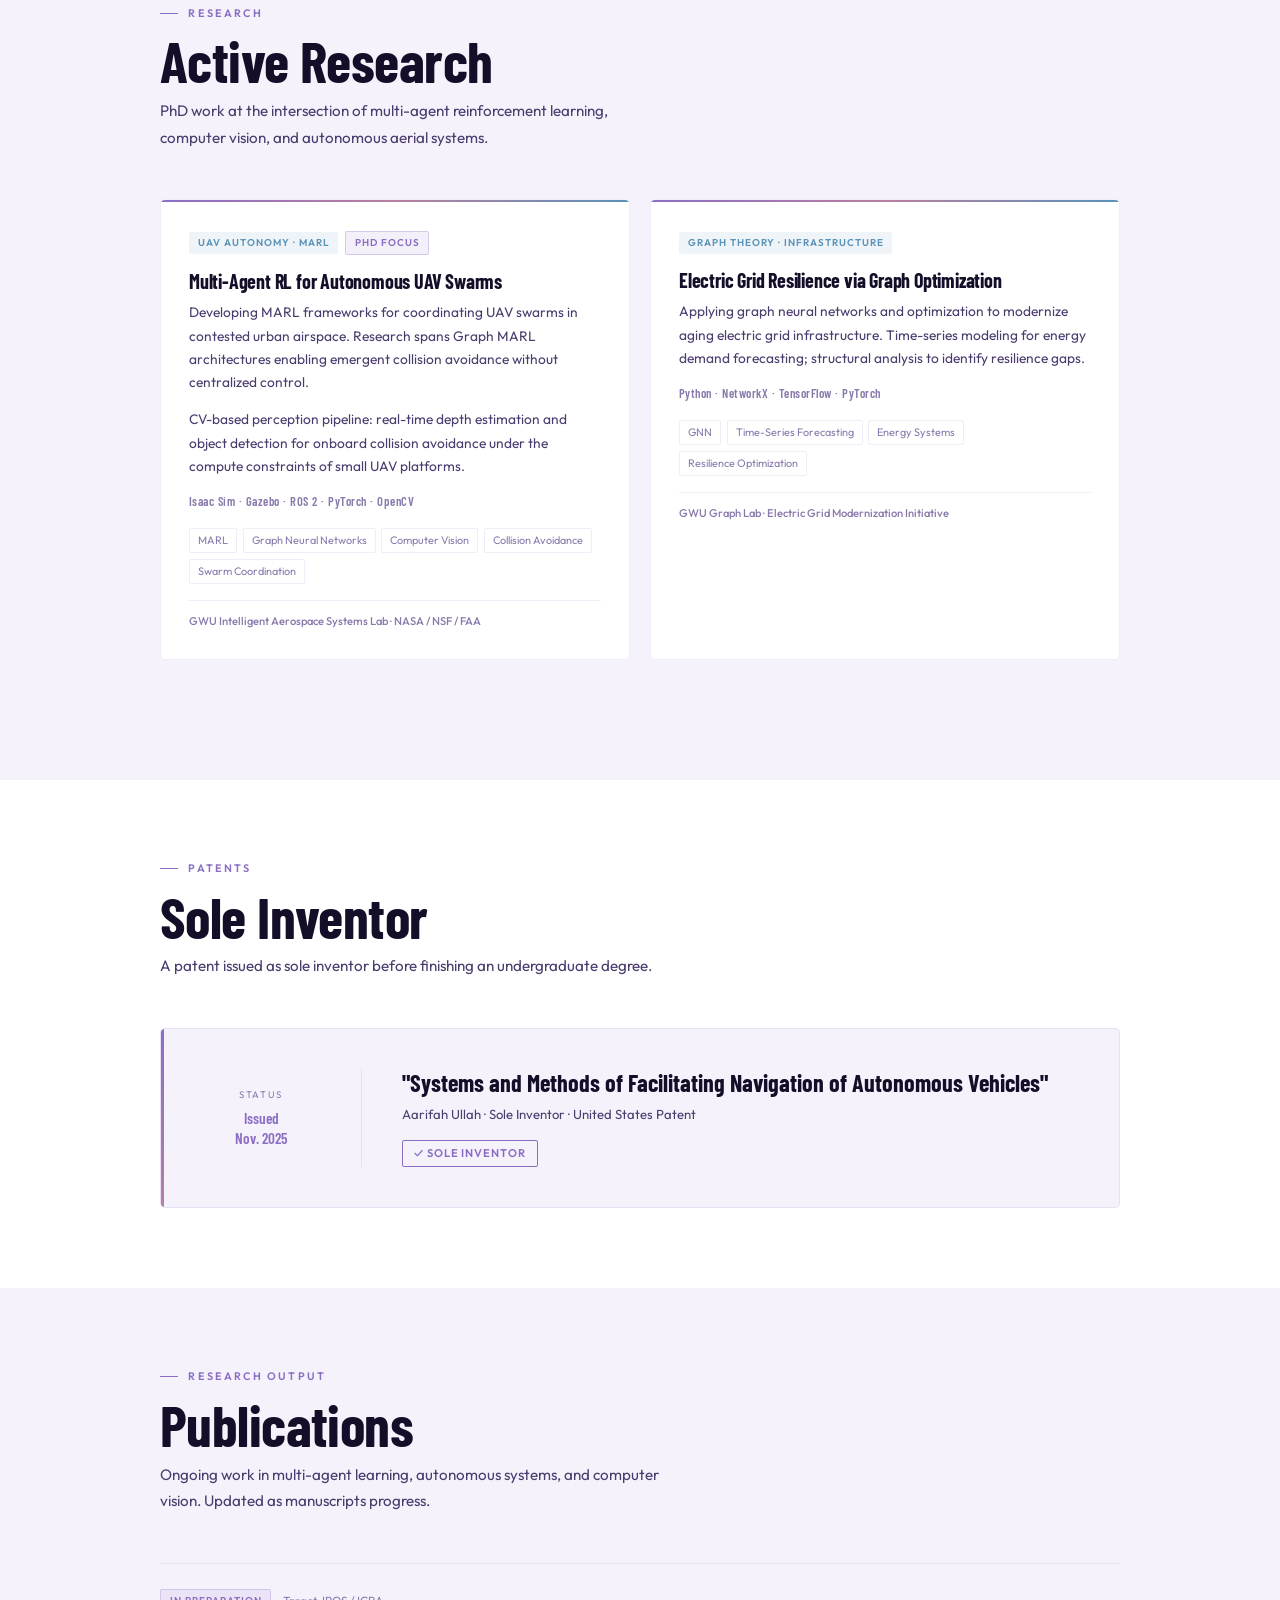
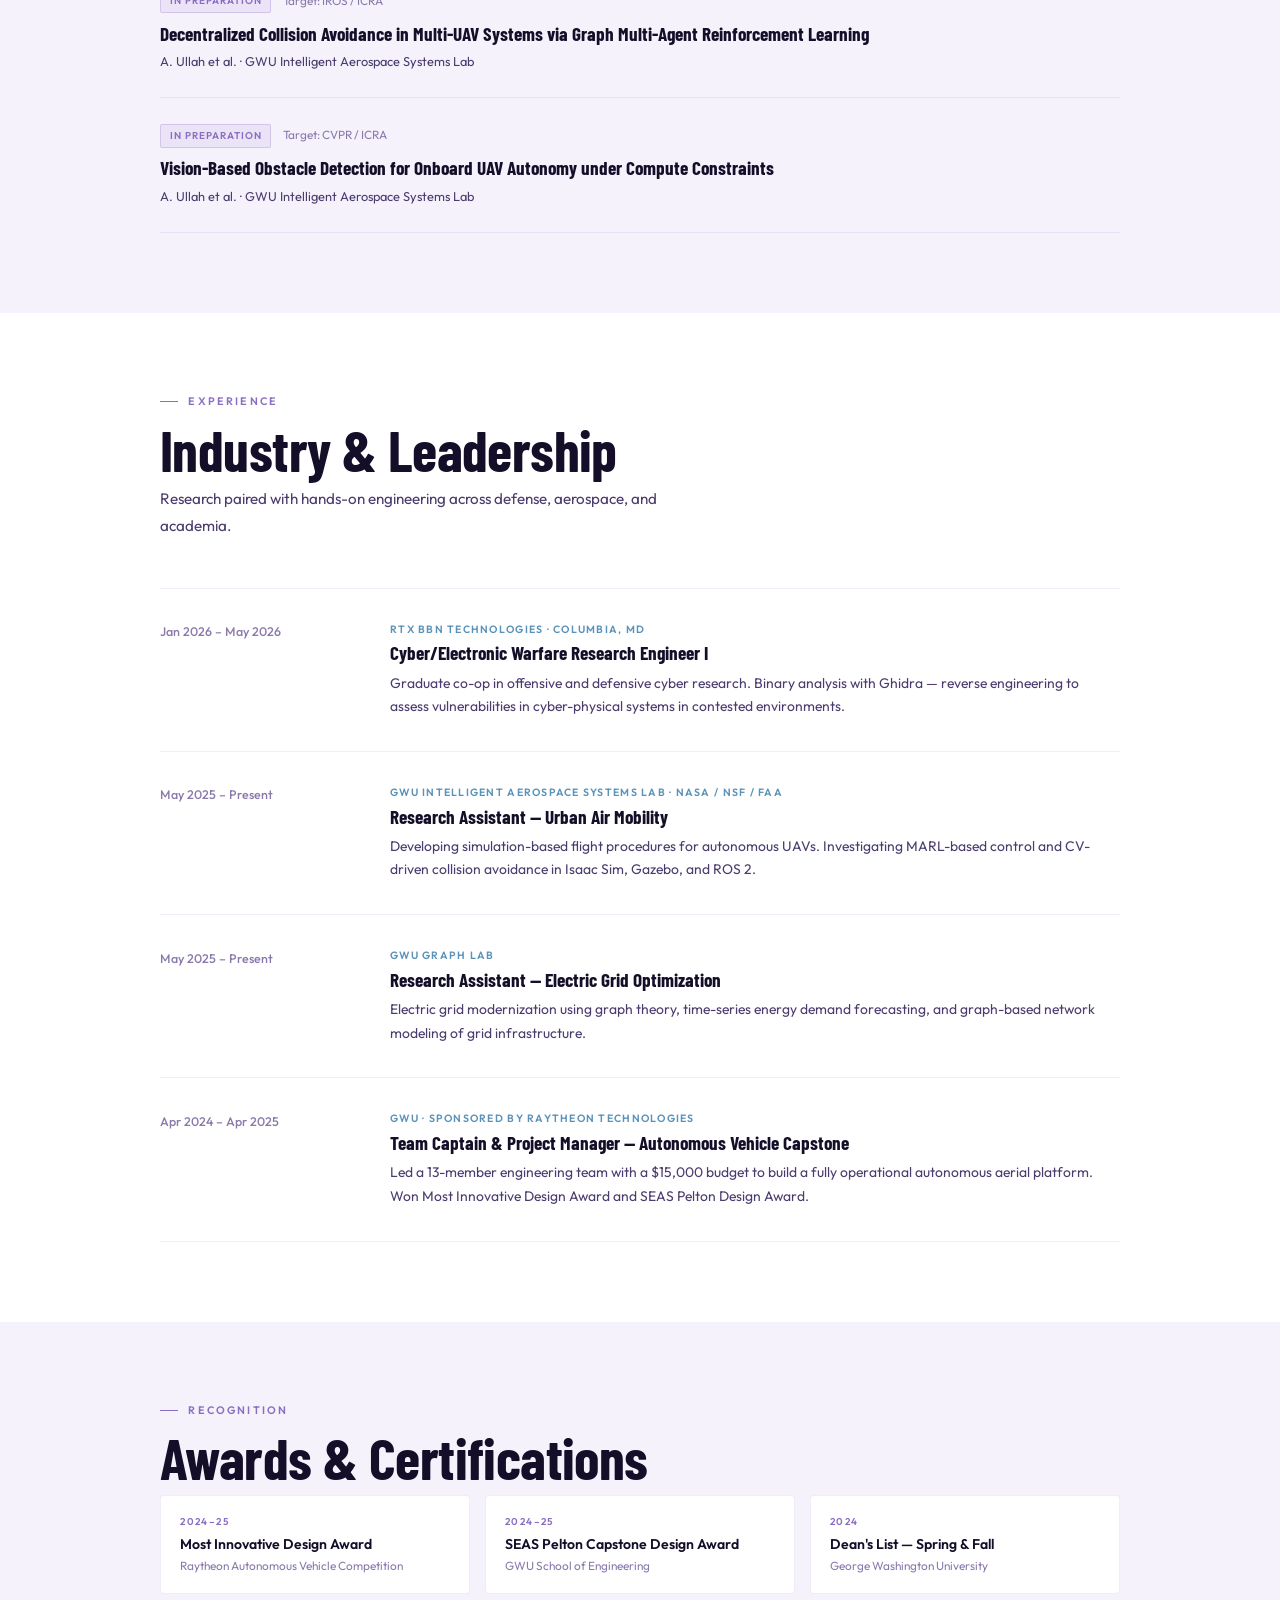
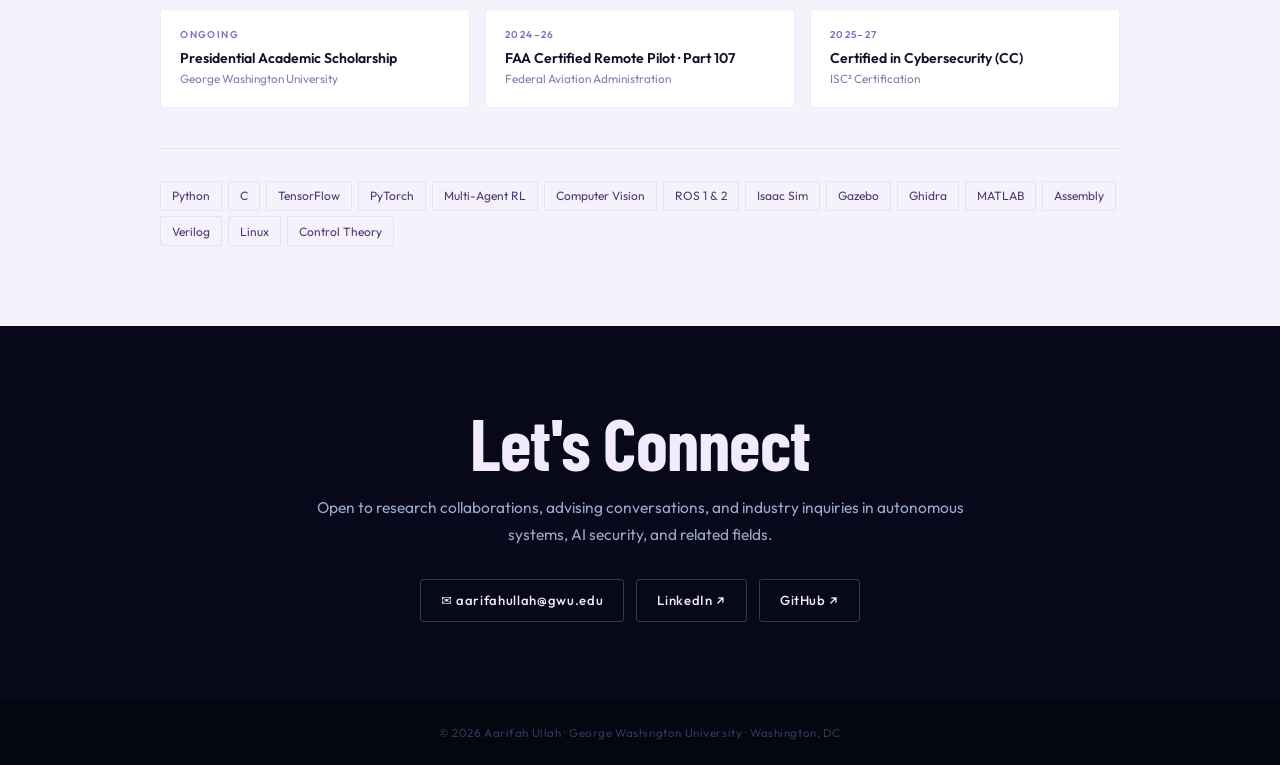
<file: site_v4.html>
<!DOCTYPE html>
<html lang="en">
<head>
<meta charset="UTF-8">
<meta name="viewport" content="width=device-width, initial-scale=1.0">
<title>Aarifah Ullah</title>
<link rel="preconnect" href="https://fonts.googleapis.com">
<link rel="preconnect" href="https://fonts.gstatic.com" crossorigin>
<link href="https://fonts.googleapis.com/css2?family=Barlow+Condensed:wght@400;600;700;800&family=Outfit:wght@300;400;500;600&display=swap" rel="stylesheet">
<style>
/* ── HOLOGRAPHIC / PEARLESCENT PALETTE ── */
:root{
  --bg:#F5F2FC;--surface:#FFF;--elevated:#EDE6F8;
  --vi:#8B6EC4;--vi-lt:#A882D8;
  --rose:#B87FA0;--rose-lt:#CE98BC;
  --ice:#5A92B8;--ice-lt:#72A8D2;
  --text:#150E28;--text2:#4B3C6E;--muted:#8A7AAC;
  --border:rgba(139,110,196,.13);--nav-bg:rgba(245,242,252,.9);
  --hero-bg:#07091A;
}
@media(prefers-color-scheme:dark){:root:not([data-theme="light"]){
  --bg:#0C0918;--surface:#16112A;--elevated:#221A3A;
  --vi:#C498F0;--vi-lt:#D8B4FF;
  --rose:#E898C8;--rose-lt:#F0B4DA;
  --ice:#7ABAE0;--ice-lt:#96CEF0;
  --text:#F2EAFF;--text2:#B8A8D8;--muted:#5A4A80;
  --border:rgba(196,152,240,.15);--nav-bg:rgba(12,9,24,.9);
}}
:root[data-theme="dark"]{
  --bg:#0C0918;--surface:#16112A;--elevated:#221A3A;
  --vi:#C498F0;--vi-lt:#D8B4FF;
  --rose:#E898C8;--rose-lt:#F0B4DA;
  --ice:#7ABAE0;--ice-lt:#96CEF0;
  --text:#F2EAFF;--text2:#B8A8D8;--muted:#5A4A80;
  --border:rgba(196,152,240,.15);--nav-bg:rgba(12,9,24,.9);
}

*,*::before,*::after{box-sizing:border-box;margin:0;padding:0}
html{scroll-behavior:smooth}
body{font-family:'Outfit',system-ui,sans-serif;background:var(--bg);color:var(--text);line-height:1.6;font-size:16px;transition:background .3s,color .3s}
a{color:inherit;text-decoration:none}
h1,h2,h3,h4{font-family:'Barlow Condensed',sans-serif;text-wrap:balance;letter-spacing:-.01em}
:focus-visible{outline:2px solid var(--vi);outline-offset:3px}

/* ── NAV ── */
nav{position:fixed;top:0;left:0;right:0;z-index:100;height:58px;background:var(--nav-bg);backdrop-filter:blur(14px);-webkit-backdrop-filter:blur(14px);border-bottom:1px solid var(--border);display:flex;align-items:center;padding:0 2rem;gap:2rem}
.nav-name{font-family:'Barlow Condensed',sans-serif;font-weight:700;font-size:1rem;letter-spacing:.05em;color:var(--text);margin-right:auto}
.nav-links{display:flex;gap:1.5rem;list-style:none;align-items:center}
.nav-links a{font-size:.72rem;font-weight:500;letter-spacing:.12em;text-transform:uppercase;color:var(--text2);transition:color .2s}
.nav-links a:hover{color:var(--vi)}
.theme-btn{background:none;border:1px solid var(--border);border-radius:20px;padding:.28rem .8rem;font-size:.72rem;cursor:pointer;color:var(--muted);font-family:'Outfit',sans-serif;transition:all .2s}
.theme-btn:hover{border-color:var(--vi);color:var(--vi)}

/* ── HERO — always dark ── */
#hero{position:relative;min-height:100vh;background:var(--hero-bg);display:flex;align-items:center;overflow:hidden}
#hero::before,#hero::after{content:'';position:absolute;inset:0;pointer-events:none;z-index:0}
#hero::before{
  background:radial-gradient(ellipse 80% 60% at 12% 45%,rgba(160,100,240,.16) 0%,transparent 68%),
              radial-gradient(ellipse 60% 50% at 82% 68%,rgba(210,110,168,.13) 0%,transparent 62%);
  animation:aur1 9s ease-in-out infinite alternate;
}
#hero::after{
  background:radial-gradient(ellipse 65% 52% at 52% 18%,rgba(80,145,210,.12) 0%,transparent 62%),
              radial-gradient(ellipse 48% 58% at 28% 88%,rgba(170,200,240,.08) 0%,transparent 55%);
  animation:aur2 11s ease-in-out infinite alternate;
}
@keyframes aur1{0%{opacity:.55;transform:scale(1)}100%{opacity:1;transform:scale(1.07) translate(2%,1%)}}
@keyframes aur2{0%{opacity:1;transform:scale(1.04) translate(-1%,-2%)}100%{opacity:.65;transform:scale(.96) translate(1%,2%)}}
#hero-canvas{position:absolute;inset:0;width:100%;height:100%;z-index:1}

.hero-inner{position:relative;z-index:2;max-width:960px;margin:0 auto;padding:7rem 2rem 5rem;width:100%}
.hero-eyebrow{font-size:.68rem;font-weight:500;letter-spacing:.22em;text-transform:uppercase;color:#C498F0;margin-bottom:1.5rem;display:flex;align-items:center;gap:.75rem}
.hero-eyebrow::before{content:'';display:block;width:28px;height:1px;background:#C498F0;flex-shrink:0}
.hero-name{font-size:clamp(4.5rem,12vw,10rem);font-weight:800;line-height:.9;letter-spacing:-.025em;color:#F2EAFF;margin-bottom:1.75rem}
.hero-name-prism{
  display:block;
  background:linear-gradient(120deg,#C498F0 0%,#E898C8 33%,#90C8E8 66%,#C498F0 100%);
  background-size:200% 100%;
  -webkit-background-clip:text;-webkit-text-fill-color:transparent;background-clip:text;
  animation:prism 5s linear infinite;
}
@keyframes prism{0%{background-position:0% 0%}100%{background-position:200% 0%}}
.hero-tags{display:flex;flex-wrap:wrap;gap:.5rem 1.75rem;margin-bottom:1.75rem}
.hero-tag{font-family:'Barlow Condensed',sans-serif;font-size:clamp(1rem,2vw,1.3rem);font-weight:400;color:#9AA8C8;letter-spacing:.04em;display:flex;align-items:center;gap:.5rem}
.hero-tag::before{content:'—';color:#C498F0;font-size:.85em}
.hero-desc{font-size:1rem;color:#9AA8C8;max-width:520px;line-height:1.75;margin-bottom:2.5rem}
.hero-actions{display:flex;flex-wrap:wrap;gap:.65rem;align-items:center}
.btn-prism{display:inline-flex;align-items:center;gap:.5rem;background:linear-gradient(135deg,#8B6EC4,#B87FA0);color:#fff;padding:.62rem 1.4rem;border-radius:3px;font-weight:600;font-size:.82rem;letter-spacing:.07em;text-transform:uppercase;transition:all .2s;border:none;cursor:pointer}
.btn-prism:hover{opacity:.88;transform:translateY(-1px)}
.btn-ghost{display:inline-flex;align-items:center;border:1px solid rgba(235,240,245,.22);color:#F2EAFF;padding:.62rem 1.4rem;border-radius:3px;font-weight:500;font-size:.82rem;letter-spacing:.07em;text-transform:uppercase;transition:all .2s}
.btn-ghost:hover{border-color:#C498F0;color:#C498F0}
.hero-stats{position:absolute;bottom:2.5rem;right:2rem;display:flex;gap:2.25rem}
.hstat-n{font-family:'Barlow Condensed',sans-serif;font-size:2.1rem;font-weight:700;color:#F2EAFF;line-height:1;font-variant-numeric:tabular-nums}
.hstat-l{font-size:.65rem;letter-spacing:.14em;text-transform:uppercase;color:#9AA8C8;margin-top:.2rem}

/* ── SECTIONS ── */
.sec{padding:5rem 2rem}.sec.alt{background:var(--surface)}
.wrap{max-width:960px;margin:0 auto}
.eyebrow{font-size:.68rem;font-weight:600;letter-spacing:.2em;text-transform:uppercase;color:var(--vi);margin-bottom:.65rem;display:flex;align-items:center;gap:.65rem}
.eyebrow::before{content:'';width:18px;height:1px;background:var(--vi);flex-shrink:0}
.sec-title{font-size:clamp(2rem,4.5vw,3.6rem);font-weight:700;color:var(--text);line-height:1.0;margin-bottom:.5rem}
.sec-sub{font-size:.95rem;color:var(--text2);max-width:500px;line-height:1.75;margin-bottom:3rem}

/* ── ABOUT ── */
.about-grid{display:grid;grid-template-columns:1fr 1fr;gap:4rem;align-items:start}
.about-body{font-size:.95rem;color:var(--text2);line-height:1.8;margin-bottom:1.25rem}
.creds{display:flex;flex-direction:column;gap:.6rem}
.cred{display:flex;align-items:flex-start;gap:.75rem;padding:.85rem 1rem;background:var(--bg);border:1px solid var(--border);border-radius:4px;transition:border-color .2s}
.cred:hover{border-color:var(--vi)}
.cred-icon{font-size:.95rem;flex-shrink:0;margin-top:.1rem}
.cred-main{font-size:.84rem;font-weight:500;color:var(--text);line-height:1.3}
.cred-sub{font-size:.74rem;color:var(--muted);margin-top:.15rem}

/* ── RESEARCH ── */
.r-grid{display:grid;grid-template-columns:1fr 1fr;gap:1.25rem;margin-bottom:2.5rem}
.r-card{background:var(--surface);border:1px solid var(--border);border-radius:5px;padding:1.75rem;position:relative;overflow:hidden;transition:border-color .2s,transform .2s}
.r-card:hover{border-color:var(--vi-lt);transform:translateY(-2px)}
.r-card::before{content:'';position:absolute;top:0;left:0;right:0;height:2px;background:linear-gradient(90deg,var(--vi),var(--rose),var(--ice))}
.r-tag{display:inline-block;font-size:.62rem;font-weight:600;letter-spacing:.1em;text-transform:uppercase;color:var(--ice);background:rgba(90,146,184,.1);padding:.18rem .55rem;border-radius:2px;margin-bottom:.9rem}
.r-phd-badge{display:inline-block;font-size:.62rem;font-weight:600;letter-spacing:.1em;text-transform:uppercase;color:var(--vi);background:rgba(139,110,196,.1);border:1px solid rgba(139,110,196,.3);padding:.18rem .55rem;border-radius:2px;margin-bottom:.9rem;margin-left:.4rem}
.r-card h3{font-size:1.25rem;font-weight:700;color:var(--text);margin-bottom:.5rem;line-height:1.2}
.r-card p{font-size:.86rem;color:var(--text2);line-height:1.7;margin-bottom:.85rem}
.r-tools{font-size:.78rem;color:var(--muted);margin-bottom:1rem;font-family:'Barlow Condensed',sans-serif;font-weight:600;letter-spacing:.04em}
.r-kws{display:flex;flex-wrap:wrap;gap:.35rem;margin-bottom:1rem}
.kw{font-size:.68rem;color:var(--muted);border:1px solid var(--border);padding:.18rem .5rem;border-radius:2px}
.r-funding{font-size:.7rem;font-weight:500;color:var(--muted);padding-top:.75rem;border-top:1px solid var(--border)}

/* ── PATENT ── */
.patent-wrap{padding:2.5rem;background:var(--bg);border:1px solid var(--border);border-radius:5px;display:grid;grid-template-columns:120px 1px 1fr;gap:2.5rem;align-items:center;position:relative;overflow:hidden}
.patent-wrap::after{content:'';position:absolute;left:0;top:0;bottom:0;width:3px;background:linear-gradient(180deg,var(--vi),var(--rose))}
.patent-meta-col{text-align:center}
.patent-status-label{font-size:.6rem;letter-spacing:.18em;text-transform:uppercase;color:var(--muted);margin-bottom:.4rem}
.patent-status{font-family:'Barlow Condensed',sans-serif;font-size:.95rem;font-weight:600;color:var(--vi);line-height:1.3}
.patent-div{width:1px;background:var(--border);align-self:stretch}
.patent-title-text{font-family:'Barlow Condensed',sans-serif;font-size:1.5rem;font-weight:700;color:var(--text);margin-bottom:.4rem;line-height:1.2}
.patent-inv{font-size:.82rem;color:var(--text2);margin-bottom:.85rem}
.patent-badge{display:inline-flex;align-items:center;gap:.4rem;font-size:.7rem;font-weight:600;letter-spacing:.08em;text-transform:uppercase;color:var(--vi);border:1px solid var(--vi);padding:.22rem .7rem;border-radius:2px}

/* ── PUBLICATIONS ── */
.pub-list{display:flex;flex-direction:column;border-top:1px solid var(--border)}
.pub-item{padding:1.6rem 0;border-bottom:1px solid var(--border)}
.pub-meta{display:flex;align-items:center;gap:.75rem;margin-bottom:.55rem;flex-wrap:wrap}
.pub-badge{font-size:.62rem;font-weight:600;letter-spacing:.1em;text-transform:uppercase;padding:.18rem .55rem;border-radius:2px}
.pub-badge.prep{color:var(--vi);background:rgba(139,110,196,.1);border:1px solid rgba(139,110,196,.25)}
.pub-badge.review{color:var(--rose);background:rgba(184,127,160,.1);border:1px solid rgba(184,127,160,.25)}
.pub-venue{font-size:.74rem;color:var(--muted)}
.pub-title{font-family:'Barlow Condensed',sans-serif;font-size:1.2rem;font-weight:700;color:var(--text);margin-bottom:.35rem;line-height:1.25}
.pub-authors{font-size:.8rem;color:var(--text2)}

/* ── EXPERIENCE ── */
.exp-list{display:flex;flex-direction:column;border-top:1px solid var(--border)}
.exp-item{display:grid;grid-template-columns:190px 1fr;gap:2.5rem;padding:2rem 0;border-bottom:1px solid var(--border)}
.exp-date{font-size:.78rem;font-weight:500;color:var(--muted);padding-top:.1rem}
.exp-org{font-size:.66rem;font-weight:600;letter-spacing:.12em;text-transform:uppercase;color:var(--ice);margin-bottom:.3rem}
.exp-role{font-family:'Barlow Condensed',sans-serif;font-size:1.2rem;font-weight:700;color:var(--text);margin-bottom:.45rem;line-height:1.15}
.exp-desc{font-size:.87rem;color:var(--text2);line-height:1.7}

/* ── AWARDS ── */
.awards-grid{display:grid;grid-template-columns:repeat(3,1fr);gap:.9rem;margin-bottom:2.5rem}
.award{padding:1.1rem 1.2rem;border:1px solid var(--border);border-radius:4px;background:var(--surface);transition:border-color .2s}
.award:hover{border-color:var(--vi)}
.award-yr{font-size:.62rem;font-weight:600;letter-spacing:.14em;text-transform:uppercase;color:var(--vi);margin-bottom:.35rem}
.award-name{font-size:.88rem;font-weight:600;color:var(--text);line-height:1.3}
.award-org{font-size:.74rem;color:var(--muted);margin-top:.2rem}
.skill-row{display:flex;flex-wrap:wrap;gap:.35rem;padding-top:2rem;border-top:1px solid var(--border)}
.chip{font-size:.75rem;padding:.28rem .7rem;border:1px solid var(--border);border-radius:2px;color:var(--text2);background:var(--bg)}

/* ── CONTACT ── */
#contact{background:#07091A;padding:5rem 2rem}
.contact-inner{max-width:700px;margin:0 auto;text-align:center}
.contact-title{font-family:'Barlow Condensed',sans-serif;font-size:clamp(2rem,6vw,4.5rem);font-weight:700;color:#F2EAFF;line-height:1.0;margin-bottom:1rem}
.contact-sub{color:#9AA8C8;font-size:.97rem;margin-bottom:2rem;line-height:1.7}
.contact-links{display:flex;justify-content:center;flex-wrap:wrap;gap:.75rem}
.contact-link{display:inline-flex;align-items:center;gap:.5rem;color:#F2EAFF;border:1px solid rgba(235,240,245,.2);padding:.62rem 1.25rem;border-radius:3px;font-size:.82rem;font-weight:500;letter-spacing:.05em;transition:all .2s}
.contact-link:hover{border-color:#C498F0;color:#C498F0}
footer{background:#040610;padding:1.4rem 2rem;text-align:center;font-size:.72rem;color:#3A3460;letter-spacing:.05em}

@media(max-width:700px){
  .about-grid,.r-grid{grid-template-columns:1fr;gap:2rem}
  .exp-item{grid-template-columns:1fr;gap:.4rem}
  .awards-grid{grid-template-columns:1fr 1fr}
  .patent-wrap{grid-template-columns:1fr;gap:1.25rem}
  .patent-div{display:none}
  .patent-wrap::after{top:0;left:0;right:0;bottom:auto;width:100%;height:3px}
  .hero-stats{position:static;margin-top:3rem;gap:2rem}
  .nav-links{display:none}
}
@media(prefers-reduced-motion:reduce){*,*::before,*::after{animation:none!important;transition:none!important}}
</style>
</head>
<body>

<nav>
  <a href="#" class="nav-name">AARIFAH ULLAH</a>
  <ul class="nav-links">
    <li><a href="#about">About</a></li>
    <li><a href="#research">Research</a></li>
    <li><a href="#patent">Patent</a></li>
    <li><a href="#publications">Publications</a></li>
    <li><a href="#experience">Experience</a></li>
    <li><a href="#awards">Awards</a></li>
    <li><a href="#contact">Contact</a></li>
  </ul>
  <button class="theme-btn" onclick="toggleTheme()">◐ Theme</button>
</nav>

<section id="hero">
  <canvas id="hero-canvas" aria-hidden="true"></canvas>
  <div class="hero-inner">
    <div class="hero-eyebrow">PhD Researcher · GWU SEAS · Washington, DC</div>
    <h1 class="hero-name">
      AARIFAH<br>
      <span class="hero-name-prism">ULLAH</span>
    </h1>
    <div class="hero-tags">
      <span class="hero-tag">Multi-Agent RL · UAV Autonomy</span>
      <span class="hero-tag">Computer Vision</span>
      <span class="hero-tag">Cybersecurity Research</span>
    </div>
    <p class="hero-desc">Building intelligent systems that operate at the edge — autonomous UAV swarms, CV-based collision avoidance, and electronic warfare analysis. Researcher, engineer, and sole patent inventor.</p>
    <div class="hero-actions">
      <a href="#research" class="btn-prism">View Research ↓</a>
      <a href="https://linkedin.com/in/aarifah-ullah" class="btn-ghost" target="_blank" rel="noopener">LinkedIn</a>
      <a href="mailto:aarifahullah@gwu.edu" class="btn-ghost">Email</a>
    </div>
  </div>
  <div class="hero-stats">
    <div><div class="hstat-n">1</div><div class="hstat-l">Patent Issued</div></div>
    <div><div class="hstat-n">3</div><div class="hstat-l">Research Labs</div></div>
    <div><div class="hstat-n">13</div><div class="hstat-l">Team Led</div></div>
  </div>
</section>

<!-- ABOUT -->
<section class="sec alt" id="about"><div class="wrap"><div class="about-grid">
  <div>
    <div class="eyebrow">About</div>
    <h2 class="sec-title">At the edge of three fields</h2>
    <p class="about-body">I'm a PhD student at George Washington University working at the intersection of AI, autonomous systems, and security. What's unusual about my profile isn't any single domain — it's that I operate across all three simultaneously, with hardware in hand and a clearance in pocket.</p>
    <p class="about-body">I've built drone autonomy systems from the ground up (with an FAA Part 107 certificate to fly them), analyzed binary vulnerabilities for defense applications, and hold a patent as sole inventor in autonomous vehicle navigation — before finishing my undergraduate degree. That range isn't incidental. It's the point.</p>
  </div>
  <div class="creds">
    <div class="cred"><span class="cred-icon">🎓</span><div><div class="cred-main">PhD Candidate, Computer Science</div><div class="cred-sub">George Washington University · SEAS</div></div></div>
    <div class="cred"><span class="cred-icon">🛸</span><div><div class="cred-main">FAA Certified Remote Pilot · Part 107</div><div class="cred-sub">Licensed for commercial UAS operations · 2024–2026</div></div></div>
    <div class="cred"><span class="cred-icon">🔐</span><div><div class="cred-main">Security Clearance</div><div class="cred-sub">Held during co-op at RTX BBN Technologies</div></div></div>
    <div class="cred"><span class="cred-icon">⚡</span><div><div class="cred-main">Certified in Cybersecurity · ISC²</div><div class="cred-sub">June 2025 – June 2027</div></div></div>
    <div class="cred"><span class="cred-icon">📐</span><div><div class="cred-main">BS Electrical Engineering + BS Computer Science</div><div class="cred-sub">Accelerated MS Cybersecurity · GWU · GPA 3.35</div></div></div>
  </div>
</div></div></section>

<!-- RESEARCH -->
<section class="sec" id="research"><div class="wrap">
  <div class="eyebrow">Research</div>
  <h2 class="sec-title">Active Research</h2>
  <p class="sec-sub">PhD work at the intersection of multi-agent reinforcement learning, computer vision, and autonomous aerial systems.</p>
  <div class="r-grid">
    <div class="r-card">
      <span class="r-tag">UAV Autonomy · MARL</span><span class="r-phd-badge">PhD Focus</span>
      <h3>Multi-Agent RL for Autonomous UAV Swarms</h3>
      <p>Developing MARL frameworks for coordinating UAV swarms in contested urban airspace. Research spans Graph MARL architectures enabling emergent collision avoidance without centralized control.</p>
      <p>CV-based perception pipeline: real-time depth estimation and object detection for onboard collision avoidance under the compute constraints of small UAV platforms.</p>
      <div class="r-tools">Isaac Sim · Gazebo · ROS 2 · PyTorch · OpenCV</div>
      <div class="r-kws"><span class="kw">MARL</span><span class="kw">Graph Neural Networks</span><span class="kw">Computer Vision</span><span class="kw">Collision Avoidance</span><span class="kw">Swarm Coordination</span></div>
      <div class="r-funding">GWU Intelligent Aerospace Systems Lab · NASA / NSF / FAA</div>
    </div>
    <div class="r-card">
      <span class="r-tag">Graph Theory · Infrastructure</span>
      <h3>Electric Grid Resilience via Graph Optimization</h3>
      <p>Applying graph neural networks and optimization to modernize aging electric grid infrastructure. Time-series modeling for energy demand forecasting; structural analysis to identify resilience gaps.</p>
      <div class="r-tools">Python · NetworkX · TensorFlow · PyTorch</div>
      <div class="r-kws"><span class="kw">GNN</span><span class="kw">Time-Series Forecasting</span><span class="kw">Energy Systems</span><span class="kw">Resilience Optimization</span></div>
      <div class="r-funding">GWU Graph Lab · Electric Grid Modernization Initiative</div>
    </div>
  </div>
</div></section>

<!-- PATENT -->
<section class="sec alt" id="patent"><div class="wrap">
  <div class="eyebrow">Patents</div>
  <h2 class="sec-title">Sole Inventor</h2>
  <p class="sec-sub">A patent issued as sole inventor before finishing an undergraduate degree.</p>
  <div class="patent-wrap">
    <div class="patent-meta-col"><div class="patent-status-label">Status</div><div class="patent-status">Issued<br>Nov. 2025</div></div>
    <div class="patent-div"></div>
    <div>
      <div class="patent-title-text">"Systems and Methods of Facilitating Navigation of Autonomous Vehicles"</div>
      <div class="patent-inv">Aarifah Ullah · Sole Inventor · United States Patent</div>
      <span class="patent-badge">✓ Sole Inventor</span>
    </div>
  </div>
</div></section>

<!-- PUBLICATIONS -->
<section class="sec" id="publications"><div class="wrap">
  <div class="eyebrow">Research Output</div>
  <h2 class="sec-title">Publications</h2>
  <p class="sec-sub">Ongoing work in multi-agent learning, autonomous systems, and computer vision. Updated as manuscripts progress.</p>
  <div class="pub-list">
    <div class="pub-item">
      <div class="pub-meta">
        <span class="pub-badge prep">In Preparation</span>
        <span class="pub-venue">Target: IROS / ICRA</span>
      </div>
      <div class="pub-title">Decentralized Collision Avoidance in Multi-UAV Systems via Graph Multi-Agent Reinforcement Learning</div>
      <div class="pub-authors">A. Ullah et al. · GWU Intelligent Aerospace Systems Lab</div>
    </div>
    <div class="pub-item">
      <div class="pub-meta">
        <span class="pub-badge prep">In Preparation</span>
        <span class="pub-venue">Target: CVPR / ICRA</span>
      </div>
      <div class="pub-title">Vision-Based Obstacle Detection for Onboard UAV Autonomy under Compute Constraints</div>
      <div class="pub-authors">A. Ullah et al. · GWU Intelligent Aerospace Systems Lab</div>
    </div>
  </div>
</div></section>

<!-- EXPERIENCE -->
<section class="sec alt" id="experience"><div class="wrap">
  <div class="eyebrow">Experience</div>
  <h2 class="sec-title">Industry &amp; Leadership</h2>
  <p class="sec-sub">Research paired with hands-on engineering across defense, aerospace, and academia.</p>
  <div class="exp-list">
    <div class="exp-item">
      <div class="exp-date">Jan 2026 – May 2026</div>
      <div>
        <div class="exp-org">RTX BBN Technologies · Columbia, MD</div>
        <div class="exp-role">Cyber/Electronic Warfare Research Engineer I</div>
        <div class="exp-desc">Graduate co-op in offensive and defensive cyber research. Binary analysis with Ghidra — reverse engineering to assess vulnerabilities in cyber-physical systems in contested environments.</div>
      </div>
    </div>
    <div class="exp-item">
      <div class="exp-date">May 2025 – Present</div>
      <div>
        <div class="exp-org">GWU Intelligent Aerospace Systems Lab · NASA / NSF / FAA</div>
        <div class="exp-role">Research Assistant — Urban Air Mobility</div>
        <div class="exp-desc">Developing simulation-based flight procedures for autonomous UAVs. Investigating MARL-based control and CV-driven collision avoidance in Isaac Sim, Gazebo, and ROS 2.</div>
      </div>
    </div>
    <div class="exp-item">
      <div class="exp-date">May 2025 – Present</div>
      <div>
        <div class="exp-org">GWU Graph Lab</div>
        <div class="exp-role">Research Assistant — Electric Grid Optimization</div>
        <div class="exp-desc">Electric grid modernization using graph theory, time-series energy demand forecasting, and graph-based network modeling of grid infrastructure.</div>
      </div>
    </div>
    <div class="exp-item">
      <div class="exp-date">Apr 2024 – Apr 2025</div>
      <div>
        <div class="exp-org">GWU · Sponsored by Raytheon Technologies</div>
        <div class="exp-role">Team Captain &amp; Project Manager — Autonomous Vehicle Capstone</div>
        <div class="exp-desc">Led a 13-member engineering team with a $15,000 budget to build a fully operational autonomous aerial platform. Won Most Innovative Design Award and SEAS Pelton Design Award.</div>
      </div>
    </div>
  </div>
</div></section>

<!-- AWARDS -->
<section class="sec" id="awards"><div class="wrap">
  <div class="eyebrow">Recognition</div>
  <h2 class="sec-title">Awards &amp; Certifications</h2>
  <div class="awards-grid">
    <div class="award"><div class="award-yr">2024–25</div><div class="award-name">Most Innovative Design Award</div><div class="award-org">Raytheon Autonomous Vehicle Competition</div></div>
    <div class="award"><div class="award-yr">2024–25</div><div class="award-name">SEAS Pelton Capstone Design Award</div><div class="award-org">GWU School of Engineering</div></div>
    <div class="award"><div class="award-yr">2024</div><div class="award-name">Dean's List — Spring &amp; Fall</div><div class="award-org">George Washington University</div></div>
    <div class="award"><div class="award-yr">Ongoing</div><div class="award-name">Presidential Academic Scholarship</div><div class="award-org">George Washington University</div></div>
    <div class="award"><div class="award-yr">2024–26</div><div class="award-name">FAA Certified Remote Pilot · Part 107</div><div class="award-org">Federal Aviation Administration</div></div>
    <div class="award"><div class="award-yr">2025–27</div><div class="award-name">Certified in Cybersecurity (CC)</div><div class="award-org">ISC² Certification</div></div>
  </div>
  <div class="skill-row">
    <span class="chip">Python</span><span class="chip">C</span><span class="chip">TensorFlow</span><span class="chip">PyTorch</span><span class="chip">Multi-Agent RL</span><span class="chip">Computer Vision</span><span class="chip">ROS 1 &amp; 2</span><span class="chip">Isaac Sim</span><span class="chip">Gazebo</span><span class="chip">Ghidra</span><span class="chip">MATLAB</span><span class="chip">Assembly</span><span class="chip">Verilog</span><span class="chip">Linux</span><span class="chip">Control Theory</span>
  </div>
</div></section>

<!-- CONTACT -->
<section id="contact"><div class="contact-inner">
  <h2 class="contact-title">Let's Connect</h2>
  <p class="contact-sub">Open to research collaborations, advising conversations, and industry inquiries in autonomous systems, AI security, and related fields.</p>
  <div class="contact-links">
    <a href="mailto:aarifahullah@gwu.edu" class="contact-link">✉ aarifahullah@gwu.edu</a>
    <a href="https://linkedin.com/in/aarifah-ullah" class="contact-link" target="_blank" rel="noopener">LinkedIn ↗</a>
    <a href="https://github.com/AarifahUllah" class="contact-link" target="_blank" rel="noopener">GitHub ↗</a>
  </div>
</div></section>
<footer>© 2026 Aarifah Ullah · George Washington University · Washington, DC</footer>

<script>
/* ── Theme ── */
(function(){try{const s=localStorage.getItem('au-theme');if(s)document.documentElement.setAttribute('data-theme',s)}catch(e){}})();
function toggleTheme(){const r=document.documentElement,c=r.getAttribute('data-theme'),sys=window.matchMedia('(prefers-color-scheme:dark)').matches?'dark':'light',next=!c?(sys==='dark'?'light':'dark'):c==='dark'?'light':null;next?r.setAttribute('data-theme',next):r.removeAttribute('data-theme');try{localStorage.setItem('au-theme',next||'')}catch(e){}}

/* ── Canvas: pearlescent nodes + lazy paper airplane ── */
(function(){
  const canvas=document.getElementById('hero-canvas');
  if(!canvas)return;
  const ctx=canvas.getContext('2d');
  let W,H,frame=0,nodes=[];

  const NC=[
    a=>`rgba(196,152,240,${a})`,
    a=>`rgba(232,152,200,${a})`,
    a=>`rgba(122,186,224,${a})`,
    a=>`rgba(210,180,245,${a})`,
    a=>`rgba(170,215,240,${a})`,
  ];

  function initNodes(){
    nodes=Array.from({length:44},(_,i)=>({
      x:Math.random()*W,y:Math.random()*H,
      vx:(Math.random()-.5)*.2,vy:(Math.random()-.5)*.2,
      r:Math.random()*1.1+.45,col:NC[i%NC.length]
    }));
  }

  function drawNodes(){
    for(let i=0;i<nodes.length;i++)for(let j=i+1;j<nodes.length;j++){
      const dx=nodes[i].x-nodes[j].x,dy=nodes[i].y-nodes[j].y,d=Math.sqrt(dx*dx+dy*dy);
      if(d<115){ctx.strokeStyle=`rgba(196,152,240,${(1-d/115)*.11})`;ctx.lineWidth=.5;ctx.beginPath();ctx.moveTo(nodes[i].x,nodes[i].y);ctx.lineTo(nodes[j].x,nodes[j].y);ctx.stroke();}
    }
    nodes.forEach(n=>{
      ctx.fillStyle=n.col(.3);ctx.beginPath();ctx.arc(n.x,n.y,n.r,0,Math.PI*2);ctx.fill();
      n.x+=n.vx;n.y+=n.vy;
      if(n.x<0||n.x>W)n.vx*=-1;if(n.y<0||n.y>H)n.vy*=-1;
    });
  }

  const pl={state:'wait',timer:80,x:-130,baseY:0,vx:0,alpha:0};
  function resetPlane(){pl.x=-130;pl.baseY=H*(0.22+Math.random()*.22);pl.vx=1.2+Math.random()*.35;pl.alpha=0;pl.state='fly';}
  function updatePlane(){
    if(pl.state==='wait'){if(--pl.timer<=0)resetPlane();return;}
    pl.alpha=Math.min(1,pl.alpha+.022);pl.x+=pl.vx;
    if(pl.x>W+130){pl.state='wait';pl.timer=220;}
  }

  function drawPaperPlane(){
    if(pl.state==='wait')return;
    const py=pl.baseY+Math.sin(frame*.022)*8,ang=-0.032+Math.sin(frame*.022+1.57)*.022,L=80,M=11;
    ctx.save();ctx.globalAlpha=pl.alpha;ctx.translate(pl.x,py);ctx.rotate(ang);
    const wg=ctx.createLinearGradient(0,M,L,M+22);
    wg.addColorStop(0,'rgba(172,195,212,.92)');wg.addColorStop(1,'rgba(112,138,160,.87)');
    ctx.fillStyle=wg;ctx.beginPath();
    ctx.moveTo(0,M);ctx.lineTo(35,M-9);ctx.lineTo(80,M+1);ctx.lineTo(80,M+5);ctx.lineTo(58,M+22);ctx.lineTo(12,M+9);
    ctx.closePath();ctx.fill();
    const fg=ctx.createLinearGradient(0,M-9,L,M+1);
    fg.addColorStop(0,'rgba(228,238,248,.97)');fg.addColorStop(1,'rgba(176,198,218,.93)');
    ctx.fillStyle=fg;ctx.beginPath();
    ctx.moveTo(0,M);ctx.lineTo(35,M-9);ctx.lineTo(80,M+1);ctx.lineTo(44,M+1);ctx.lineTo(8,M+2);
    ctx.closePath();ctx.fill();
    ctx.strokeStyle='rgba(255,255,255,.72)';ctx.lineWidth=1.1;ctx.lineCap='round';
    ctx.beginPath();ctx.moveTo(1,M);ctx.lineTo(35,M-9);ctx.stroke();
    ctx.strokeStyle='rgba(80,108,132,.28)';ctx.lineWidth=.55;
    ctx.beginPath();ctx.moveTo(7,M+1.5);ctx.lineTo(80,M+1);ctx.stroke();
    ctx.restore();
  }

  function tick(){
    ctx.clearRect(0,0,W,H);
    ctx.save();ctx.globalAlpha=.52;drawNodes();ctx.restore();
    updatePlane();drawPaperPlane();
    frame++;requestAnimationFrame(tick);
  }

  function resize(){
    W=canvas.offsetWidth;H=canvas.offsetHeight;
    canvas.width=W*devicePixelRatio;canvas.height=H*devicePixelRatio;
    ctx.scale(devicePixelRatio,devicePixelRatio);
  }
  window.addEventListener('resize',()=>{resize();initNodes();});
  resize();initNodes();tick();
})();
</script>
</body>
</html>
</file>
